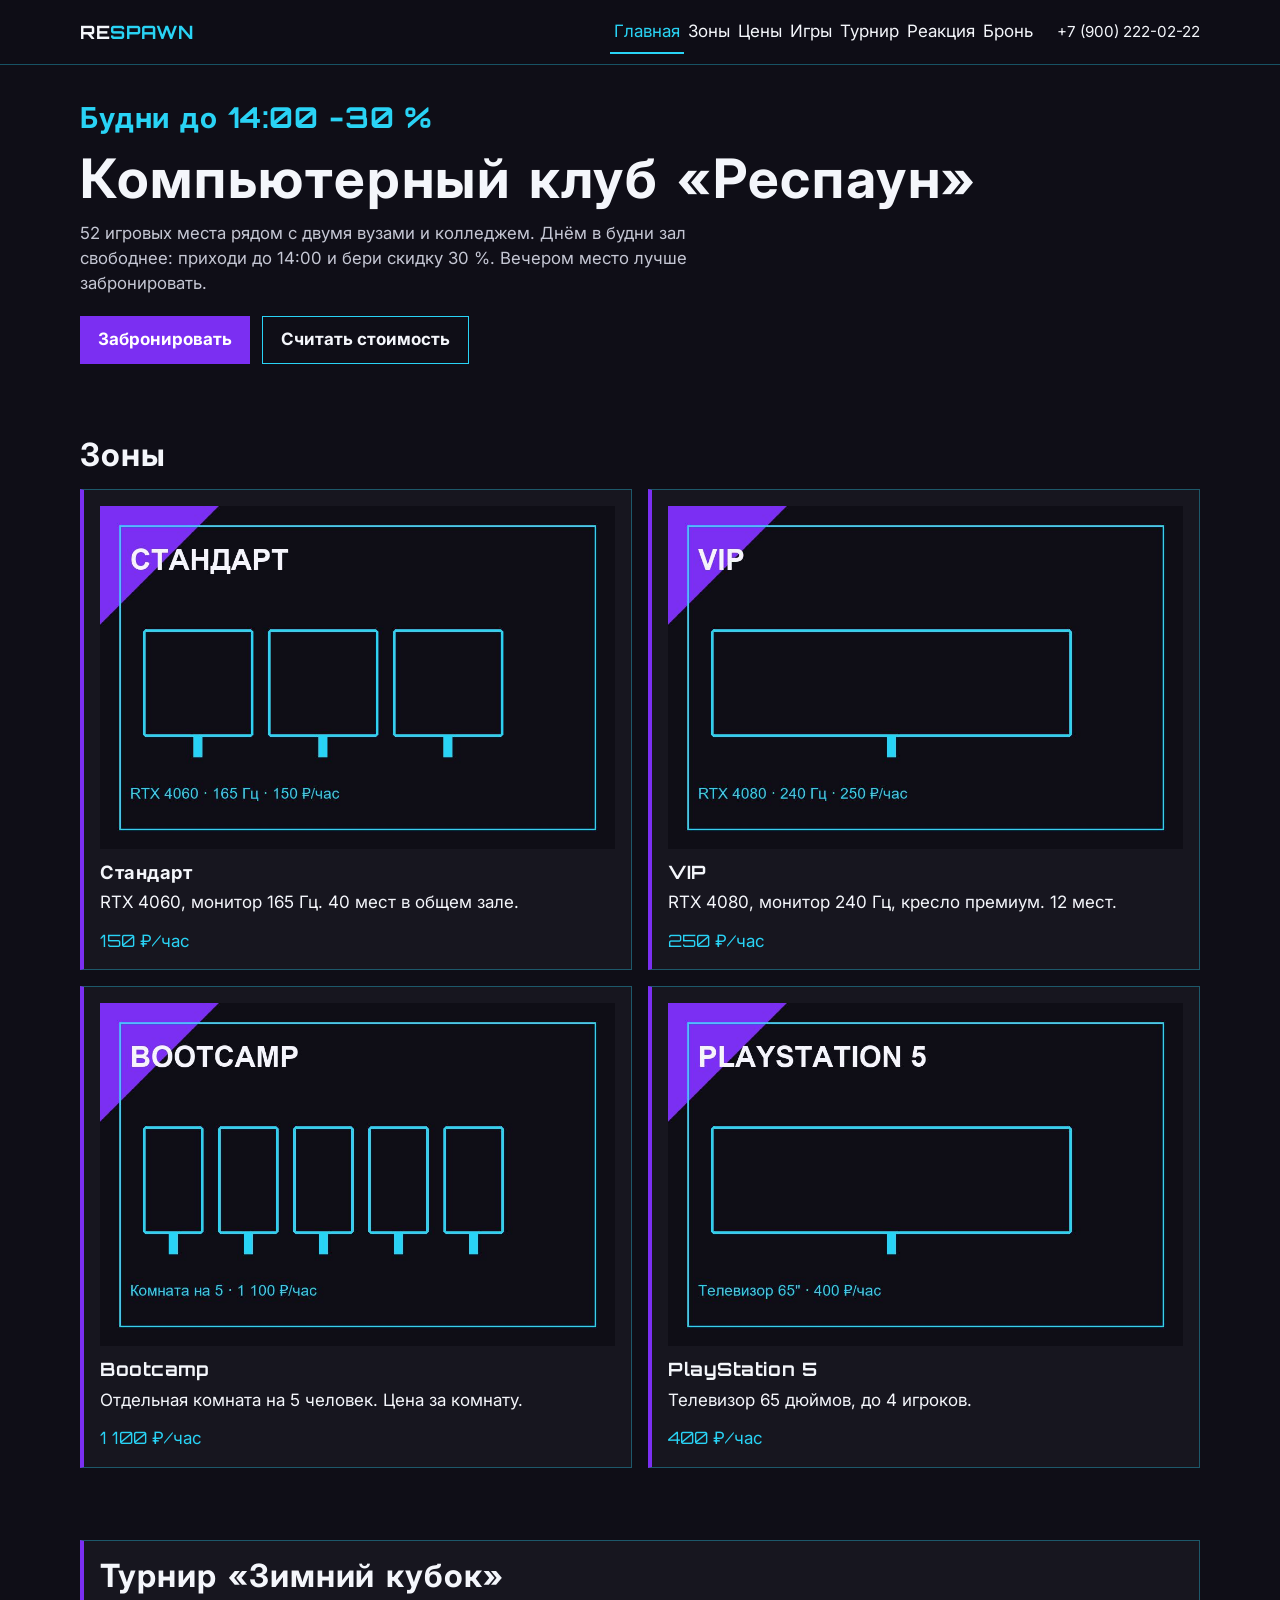
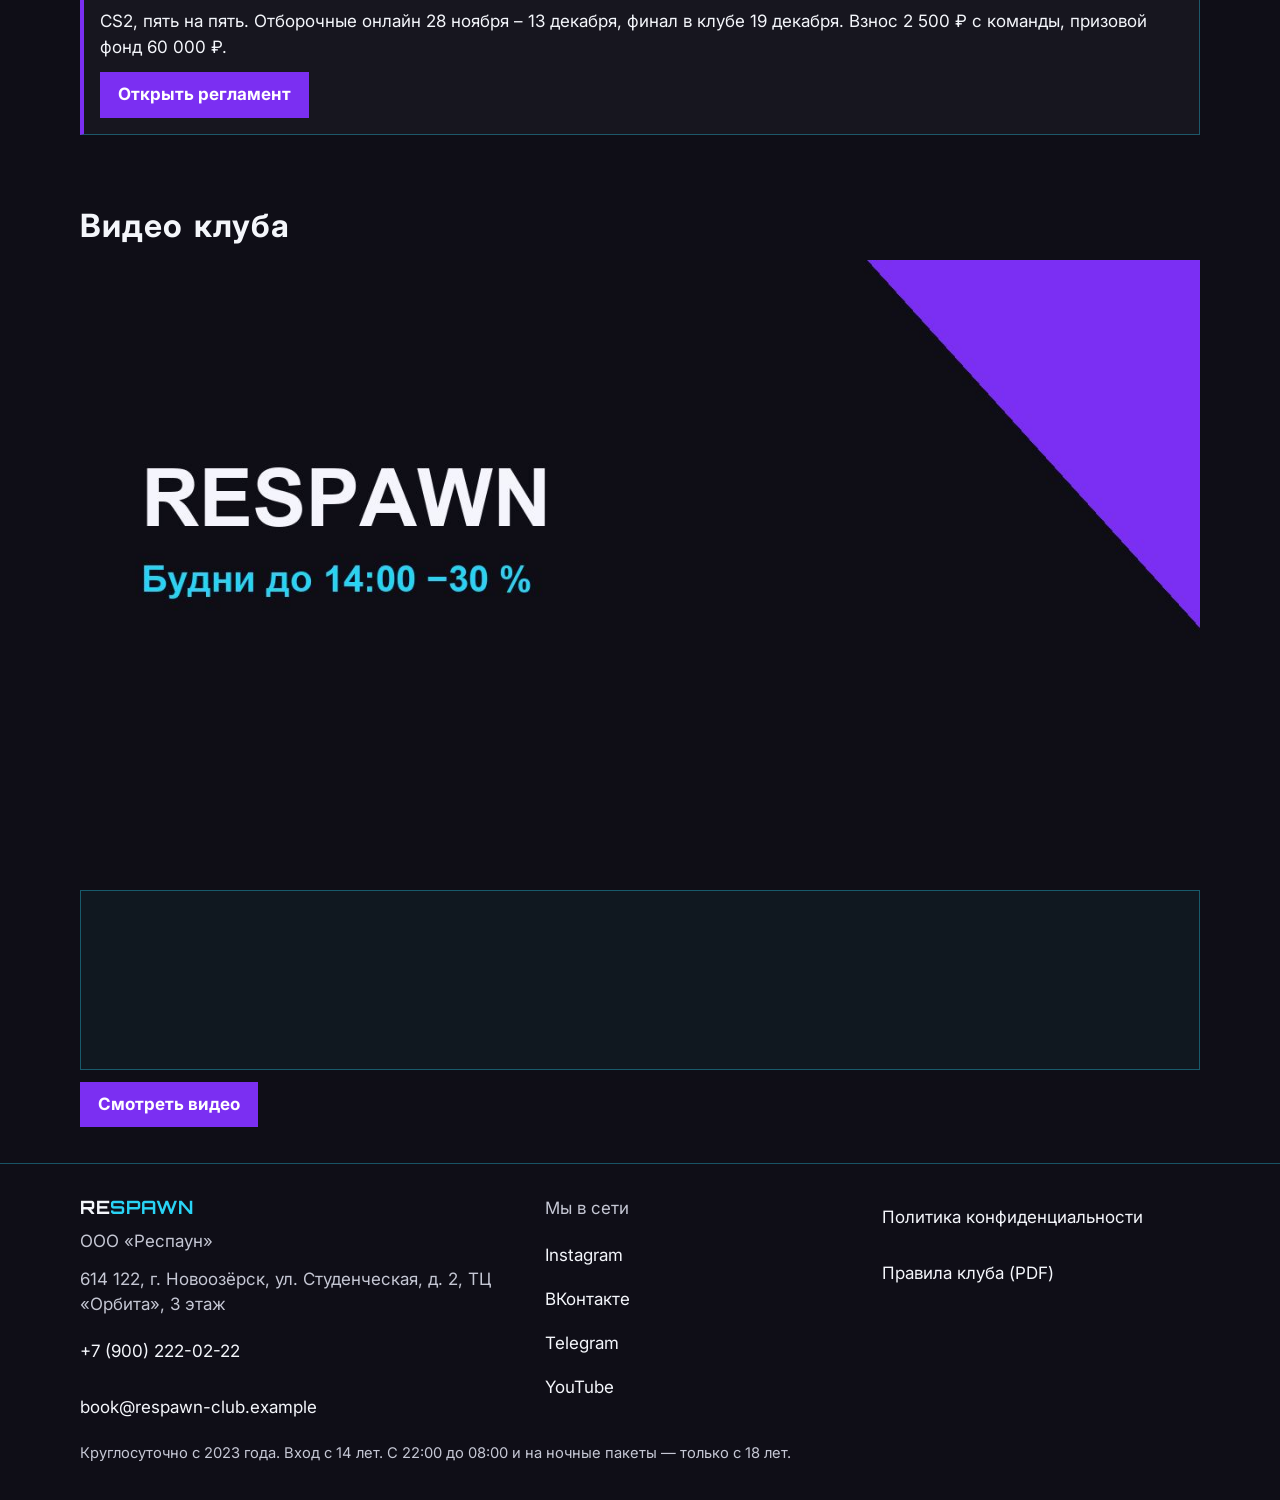
<file: index.html>
<!DOCTYPE html>
<html lang="ru">
<head>
  <meta charset="utf-8">
  <meta name="viewport" content="width=device-width, initial-scale=1">
  <title>Главная — компьютерный клуб «Респаун»</title>
  <meta name="description" content="Круглосуточный компьютерный клуб в Новоозёрске: зоны, бронь мест и турнир «Зимний кубок». В будни до 14:00 скидка 30 %.">
  <meta property="og:title" content="Главная — компьютерный клуб «Респаун»">
  <meta property="og:description" content="Круглосуточный компьютерный клуб в Новоозёрске: зоны, бронь мест и турнир «Зимний кубок». В будни до 14:00 скидка 30 %.">
  <meta property="og:image" content="https://tz-22-kompyuternyy-klub-respawn.vercel.app/img/og.jpg">
  <meta property="og:image:width" content="1200">
  <meta property="og:image:height" content="630">
  <meta property="og:type" content="website">
  <meta property="og:locale" content="ru_RU">
  <link rel="icon" href="img/favicon.png" type="image/png">
  <link rel="preconnect" href="https://fonts.googleapis.com">
  <link rel="preconnect" href="https://fonts.gstatic.com" crossorigin>
  <link href="https://fonts.googleapis.com/css2?family=Inter:wght@400;600;700&amp;family=Orbitron:wght@600;700&amp;display=swap" rel="stylesheet">
  <link rel="stylesheet" href="css/style.css">
  <script async src="https://www.googletagmanager.com/gtag/js?id=G-16J5BT8KWH"></script>
  <script>
    window.dataLayer = window.dataLayer || [];
    function gtag(){dataLayer.push(arguments);}
    gtag('js', new Date());
    gtag('config', 'G-16J5BT8KWH');
  </script>
</head>
<body>
<a class="skip" href="#main">К содержанию</a>
<header class="site-header">
  <div class="wrap header-bar">
    <a class="logo" href="index.html">RE<span>SPAWN</span></a>
    <button class="nav-toggle" type="button" aria-expanded="false" aria-controls="site-nav">Меню</button>
    <nav id="site-nav" class="site-nav" aria-label="Страницы клуба">
      <a href="index.html" aria-current="page">Главная</a>
      <a href="zones.html">Зоны</a>
      <a href="prices.html">Цены</a>
      <a href="games.html">Игры</a>
      <a href="tournament.html">Турнир</a>
      <a href="reaction.html">Реакция</a>
      <a href="contacts.html">Бронь</a>
    </nav>
    <a class="header-phone" href="tel:+79002220222" data-event="contact_click" data-contact-type="phone">+7 (900) 222-02-22</a>
  </div>
</header>
<main id="main">

<section class="hero">
  <div class="wrap">
    <p class="discount">Будни до 14:00 −30 %</p>
    <h1>Компьютерный клуб «Респаун»</h1>
    <p class="lead">52 игровых места рядом с двумя вузами и колледжем. Днём в будни зал свободнее: приходи до 14:00 и бери скидку 30 %. Вечером место лучше забронировать.</p>
    <div class="actions">
      <a class="btn" href="contacts.html?lead_type=booking" data-event="cta_click" data-button-name="hero_booking" data-page-section="hero">Забронировать</a>
      <a class="btn btn-ghost" href="prices.html">Считать стоимость</a>
    </div>
  </div>
</section>
<section class="block">
  <div class="wrap">
    <h2>Зоны</h2>
    <ul class="zone-grid">
      <li class="zone-card"><a href="zones.html#standard" data-event="zone_view" data-zone="standard"><img src="img/zone-standard.jpg" width="960" height="640" alt="Иллюстрация зоны Стандарт: монитор и системный блок"><h3>Стандарт</h3><p>RTX 4060, монитор 165 Гц. 40 мест в общем зале.</p><p class="price">150 ₽/час</p></a></li>
      <li class="zone-card"><a href="zones.html#vip" data-event="zone_view" data-zone="vip"><img src="img/zone-vip.jpg" width="960" height="640" alt="Иллюстрация зоны VIP: широкий монитор и кресло"><h3>VIP</h3><p>RTX 4080, монитор 240 Гц, кресло премиум. 12 мест.</p><p class="price">250 ₽/час</p></a></li>
      <li class="zone-card"><a href="zones.html#bootcamp" data-event="zone_view" data-zone="bootcamp"><img src="img/zone-bootcamp.jpg" width="960" height="640" alt="Иллюстрация комнаты bootcamp на пять мест"><h3>Bootcamp</h3><p>Отдельная комната на 5 человек. Цена за комнату.</p><p class="price">1 100 ₽/час</p></a></li>
      <li class="zone-card"><a href="zones.html#ps5" data-event="zone_view" data-zone="ps5"><img src="img/zone-ps5.jpg" width="960" height="640" alt="Иллюстрация зоны PlayStation 5 с большим телевизором"><h3>PlayStation 5</h3><p>Телевизор 65 дюймов, до 4 игроков.</p><p class="price">400 ₽/час</p></a></li>
    </ul>
  </div>
</section>
<section class="block">
  <div class="wrap panel">
    <h2>Турнир «Зимний кубок»</h2>
    <p>CS2, пять на пять. Отборочные онлайн 28 ноября – 13 декабря, финал в клубе 19 декабря. Взнос 2 500 ₽ с команды, призовой фонд 60 000 ₽.</p>
    <a class="btn" href="tournament.html" data-event="tournament_view" data-tournament-id="winter_cup_2026" data-button-name="tournament_open" data-page-section="tournament">Открыть регламент</a>
  </div>
</section>
<section class="block">
  <div class="wrap">
    <h2>Видео клуба</h2>
    <div class="player">
      <img src="img/video-poster.jpg" width="1280" height="720" alt="Иллюстрация общего зала компьютерного клуба Респаун">
      <div id="video-frame" class="video-frame" hidden></div>
      <button id="video-play" class="btn" type="button" data-event="video_play" data-video-title="club_tour">Смотреть видео</button>
    </div>
  </div>
</section>

</main>
<footer class="site-footer">
  <div class="wrap footer-grid">
    <div>
      <p class="logo">RE<span>SPAWN</span></p>
      <p>ООО «Респаун»</p>
      <p>614 122, г. Новоозёрск, ул. Студенческая, д. 2, ТЦ «Орбита», 3 этаж</p>
      <p><a href="tel:+79002220222" data-event="contact_click" data-contact-type="phone">+7 (900) 222-02-22</a></p>
      <p><a href="mailto:book@respawn-club.example" data-event="contact_click" data-contact-type="email">book@respawn-club.example</a></p>
    </div>
    <div>
      <p>Мы в сети</p>
      <ul class="social-list">
        <li><a href="https://instagram.com/respawn.nov2026" target="_blank" rel="noopener noreferrer" data-event="social_click" data-network="instagram" data-page-section="footer">Instagram</a></li>
        <li><a href="https://vk.com/respawn_nov2026" target="_blank" rel="noopener noreferrer" data-event="social_click" data-network="vk" data-page-section="footer">ВКонтакте</a></li>
        <li><a href="https://t.me/respawn_events" target="_blank" rel="noopener noreferrer" data-event="social_click" data-network="telegram" data-page-section="footer">Telegram</a></li>
        <li><a href="https://youtube.com/@respawn_nov2026" target="_blank" rel="noopener noreferrer" data-event="social_click" data-network="youtube" data-page-section="footer">YouTube</a></li>
      </ul>
    </div>
    <div>
      <p><a href="privacy.html">Политика конфиденциальности</a></p>
      <p><a href="files/club-rules.pdf">Правила клуба (PDF)</a></p>
    </div>
  </div>
  <div class="wrap">
    <p class="legal">Круглосуточно с 2023 года. Вход с 14 лет. С 22:00 до 08:00 и на ночные пакеты — только с 18 лет.</p>
  </div>
</footer>
<script src="js/analytics.js"></script>
<script src="js/ui.js"></script>
<script src="js/video.js"></script>
</body>
</html>
</file>
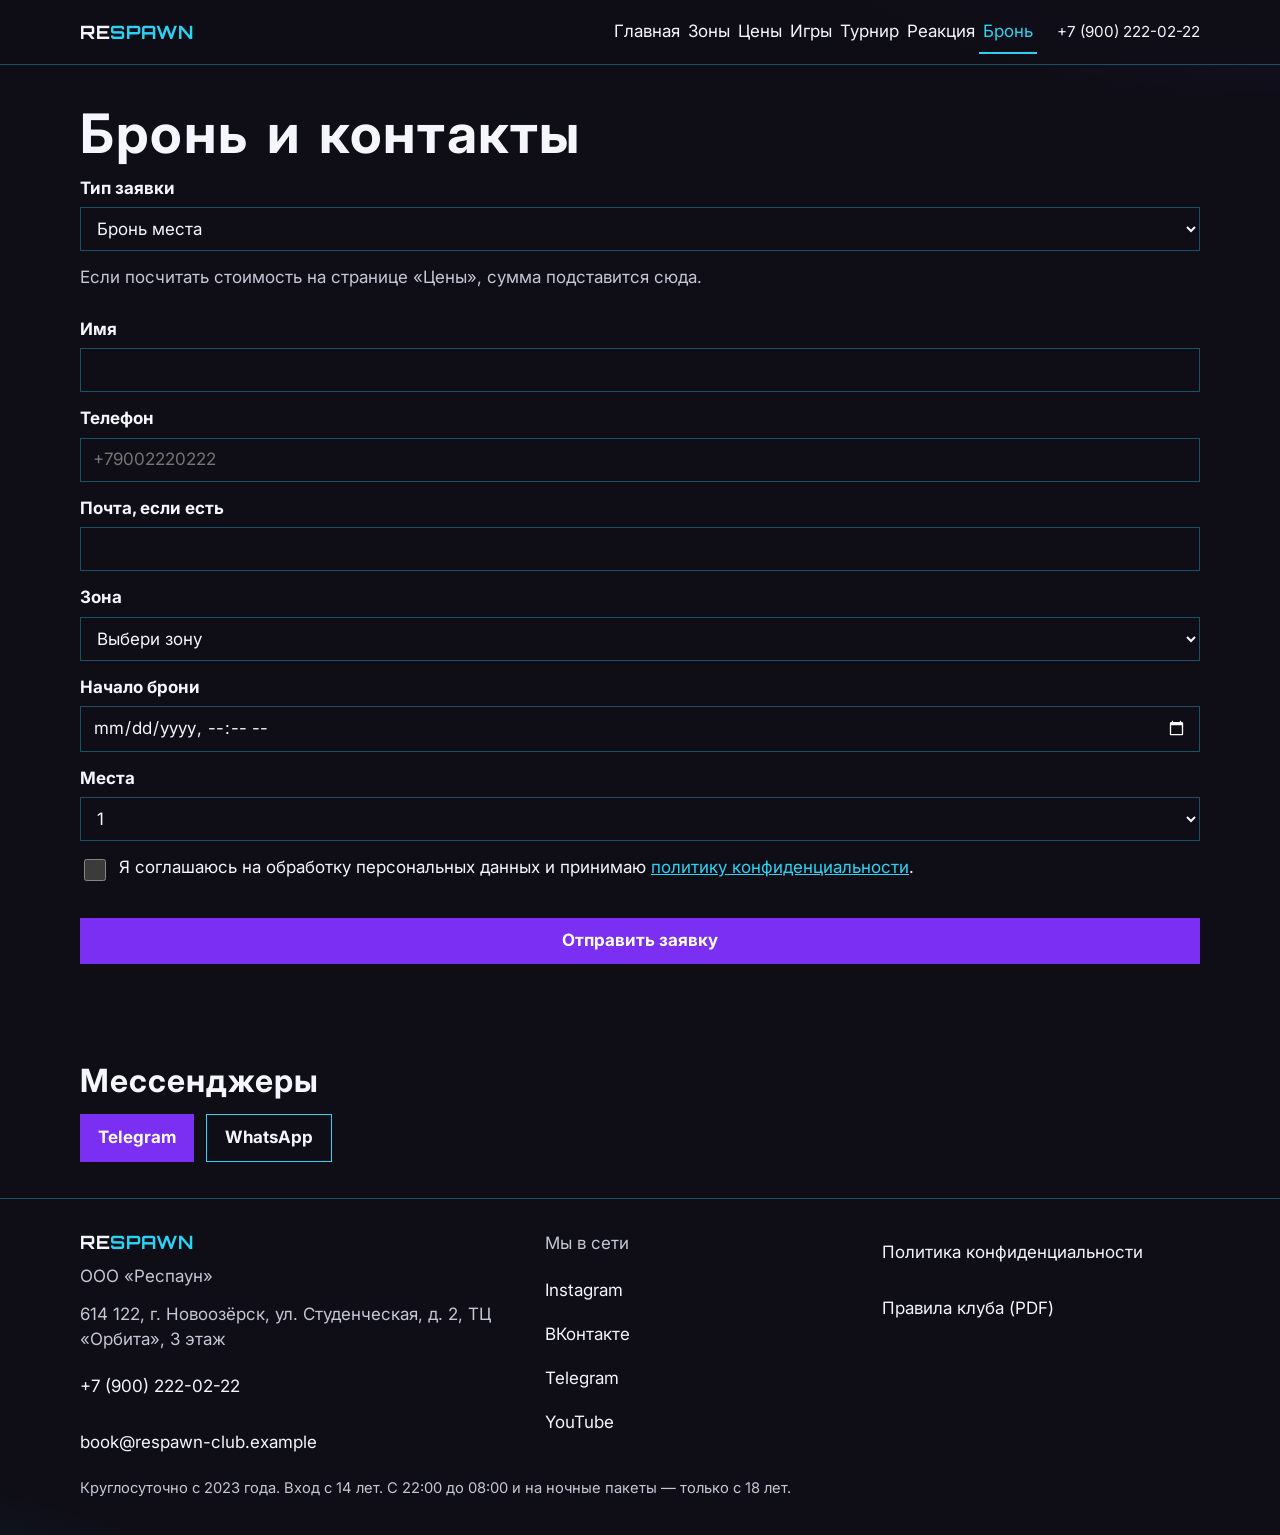
<file: contacts.html>
<!DOCTYPE html>
<html lang="ru">
<head>
  <meta charset="utf-8">
  <meta name="viewport" content="width=device-width, initial-scale=1">
  <title>Бронь и контакты — «Респаун»</title>
  <meta name="description" content="Форма брони места или регистрации команды на турнир. Телефон, Telegram и WhatsApp клуба «Респаун».">
  <meta property="og:title" content="Бронь и контакты — «Респаун»">
  <meta property="og:description" content="Форма брони места или регистрации команды на турнир. Телефон, Telegram и WhatsApp клуба «Респаун».">
  <meta property="og:image" content="https://tz-22-kompyuternyy-klub-respawn.vercel.app/img/og.jpg">
  <meta property="og:image:width" content="1200">
  <meta property="og:image:height" content="630">
  <meta property="og:type" content="website">
  <meta property="og:locale" content="ru_RU">
  <link rel="icon" href="img/favicon.png" type="image/png">
  <link rel="preconnect" href="https://fonts.googleapis.com">
  <link rel="preconnect" href="https://fonts.gstatic.com" crossorigin>
  <link href="https://fonts.googleapis.com/css2?family=Inter:wght@400;600;700&amp;family=Orbitron:wght@600;700&amp;display=swap" rel="stylesheet">
  <link rel="stylesheet" href="css/style.css">
  <script async src="https://www.googletagmanager.com/gtag/js?id=G-16J5BT8KWH"></script>
  <script>
    window.dataLayer = window.dataLayer || [];
    function gtag(){dataLayer.push(arguments);}
    gtag('js', new Date());
    gtag('config', 'G-16J5BT8KWH');
  </script>
</head>
<body>
<a class="skip" href="#main">К содержанию</a>
<header class="site-header">
  <div class="wrap header-bar">
    <a class="logo" href="index.html">RE<span>SPAWN</span></a>
    <button class="nav-toggle" type="button" aria-expanded="false" aria-controls="site-nav">Меню</button>
    <nav id="site-nav" class="site-nav" aria-label="Страницы клуба">
      <a href="index.html">Главная</a>
      <a href="zones.html">Зоны</a>
      <a href="prices.html">Цены</a>
      <a href="games.html">Игры</a>
      <a href="tournament.html">Турнир</a>
      <a href="reaction.html">Реакция</a>
      <a href="contacts.html" aria-current="page">Бронь</a>
    </nav>
    <a class="header-phone" href="tel:+79002220222" data-event="contact_click" data-contact-type="phone">+7 (900) 222-02-22</a>
  </div>
</header>
<main id="main">

<section class="block">
  <div class="wrap">
    <h1>Бронь и контакты</h1>
    <form id="lead-form" action="#" method="post" novalidate>
      <div class="form-grid">
        <div>
          <label for="lead_type">Тип заявки</label>
          <select id="lead_type" name="lead_type">
            <option value="booking">Бронь места</option>
            <option value="tournament">Регистрация команды</option>
          </select>
          <span id="error-lead_type" class="field-error"></span>
        </div>
        <p id="quote-summary" class="hint">Если посчитать стоимость на странице «Цены», сумма подставится сюда.</p>
        <div>
          <label for="name">Имя</label>
          <input id="name" name="name" type="text" autocomplete="name" minlength="2" maxlength="60">
          <span id="error-name" class="field-error"></span>
        </div>
        <div>
          <label for="phone">Телефон</label>
          <input id="phone" name="phone" type="tel" inputmode="tel" autocomplete="tel" placeholder="+79002220222" maxlength="20">
          <span id="error-phone" class="field-error"></span>
        </div>
        <div>
          <label for="email">Почта, если есть</label>
          <input id="email" name="email" type="email" autocomplete="email" maxlength="200">
          <span id="error-email" class="field-error"></span>
        </div>
        <div>
          <label for="zone">Зона</label>
          <select id="zone" name="zone">
            <option value="">Выбери зону</option>
            <option value="standard">Стандарт</option>
            <option value="vip">VIP</option>
            <option value="bootcamp">Bootcamp</option>
            <option value="ps5">PlayStation 5</option>
          </select>
          <span id="error-zone" class="field-error"></span>
        </div>
        <div id="slot-wrap">
          <label for="slot">Начало брони</label>
          <input id="slot" name="slot" type="datetime-local">
          <span id="error-slot" class="field-error"></span>
        </div>
        <div id="seats-wrap">
          <label for="seats">Места</label>
          <select id="seats" name="seats">
            <option value="1">1</option>
            <option value="2">2</option>
            <option value="3">3</option>
            <option value="4">4</option>
            <option value="5">5</option>
          </select>
          <span id="error-seats" class="field-error"></span>
        </div>
        <label class="consent" for="consent">
          <input id="consent" name="consent" type="checkbox">
          <span>Я соглашаюсь на обработку персональных данных и принимаю <a href="privacy.html" target="_blank" rel="noopener noreferrer">политику конфиденциальности</a>.</span>
        </label>
        <span id="error-consent" class="field-error"></span>
        <input id="request_id" name="request_id" type="hidden">
        <button id="submit-lead" class="btn" type="submit">Отправить заявку</button>
        <p id="form-status" role="status"></p>
      </div>
    </form>
  </div>
</section>
<section class="block">
  <div class="wrap">
    <h2>Мессенджеры</h2>
    <div class="messengers">
      <a class="btn" href="https://t.me/respawn_events" target="_blank" rel="noopener noreferrer" data-event="messenger_click" data-messenger="telegram">Telegram</a>
      <a class="btn btn-ghost" href="https://wa.me/79002220222" target="_blank" rel="noopener noreferrer" data-event="messenger_click" data-messenger="whatsapp">WhatsApp</a>
    </div>
  </div>
</section>

</main>
<footer class="site-footer">
  <div class="wrap footer-grid">
    <div>
      <p class="logo">RE<span>SPAWN</span></p>
      <p>ООО «Респаун»</p>
      <p>614 122, г. Новоозёрск, ул. Студенческая, д. 2, ТЦ «Орбита», 3 этаж</p>
      <p><a href="tel:+79002220222" data-event="contact_click" data-contact-type="phone">+7 (900) 222-02-22</a></p>
      <p><a href="mailto:book@respawn-club.example" data-event="contact_click" data-contact-type="email">book@respawn-club.example</a></p>
    </div>
    <div>
      <p>Мы в сети</p>
      <ul class="social-list">
        <li><a href="https://instagram.com/respawn.nov2026" target="_blank" rel="noopener noreferrer" data-event="social_click" data-network="instagram" data-page-section="footer">Instagram</a></li>
        <li><a href="https://vk.com/respawn_nov2026" target="_blank" rel="noopener noreferrer" data-event="social_click" data-network="vk" data-page-section="footer">ВКонтакте</a></li>
        <li><a href="https://t.me/respawn_events" target="_blank" rel="noopener noreferrer" data-event="social_click" data-network="telegram" data-page-section="footer">Telegram</a></li>
        <li><a href="https://youtube.com/@respawn_nov2026" target="_blank" rel="noopener noreferrer" data-event="social_click" data-network="youtube" data-page-section="footer">YouTube</a></li>
      </ul>
    </div>
    <div>
      <p><a href="privacy.html">Политика конфиденциальности</a></p>
      <p><a href="files/club-rules.pdf">Правила клуба (PDF)</a></p>
    </div>
  </div>
  <div class="wrap">
    <p class="legal">Круглосуточно с 2023 года. Вход с 14 лет. С 22:00 до 08:00 и на ночные пакеты — только с 18 лет.</p>
  </div>
</footer>
<script src="js/analytics.js"></script>
<script src="js/ui.js"></script>
<script src="js/config.js"></script>
<script src="js/pricing.js"></script>
<script src="js/form.js"></script>
</body>
</html>
</file>
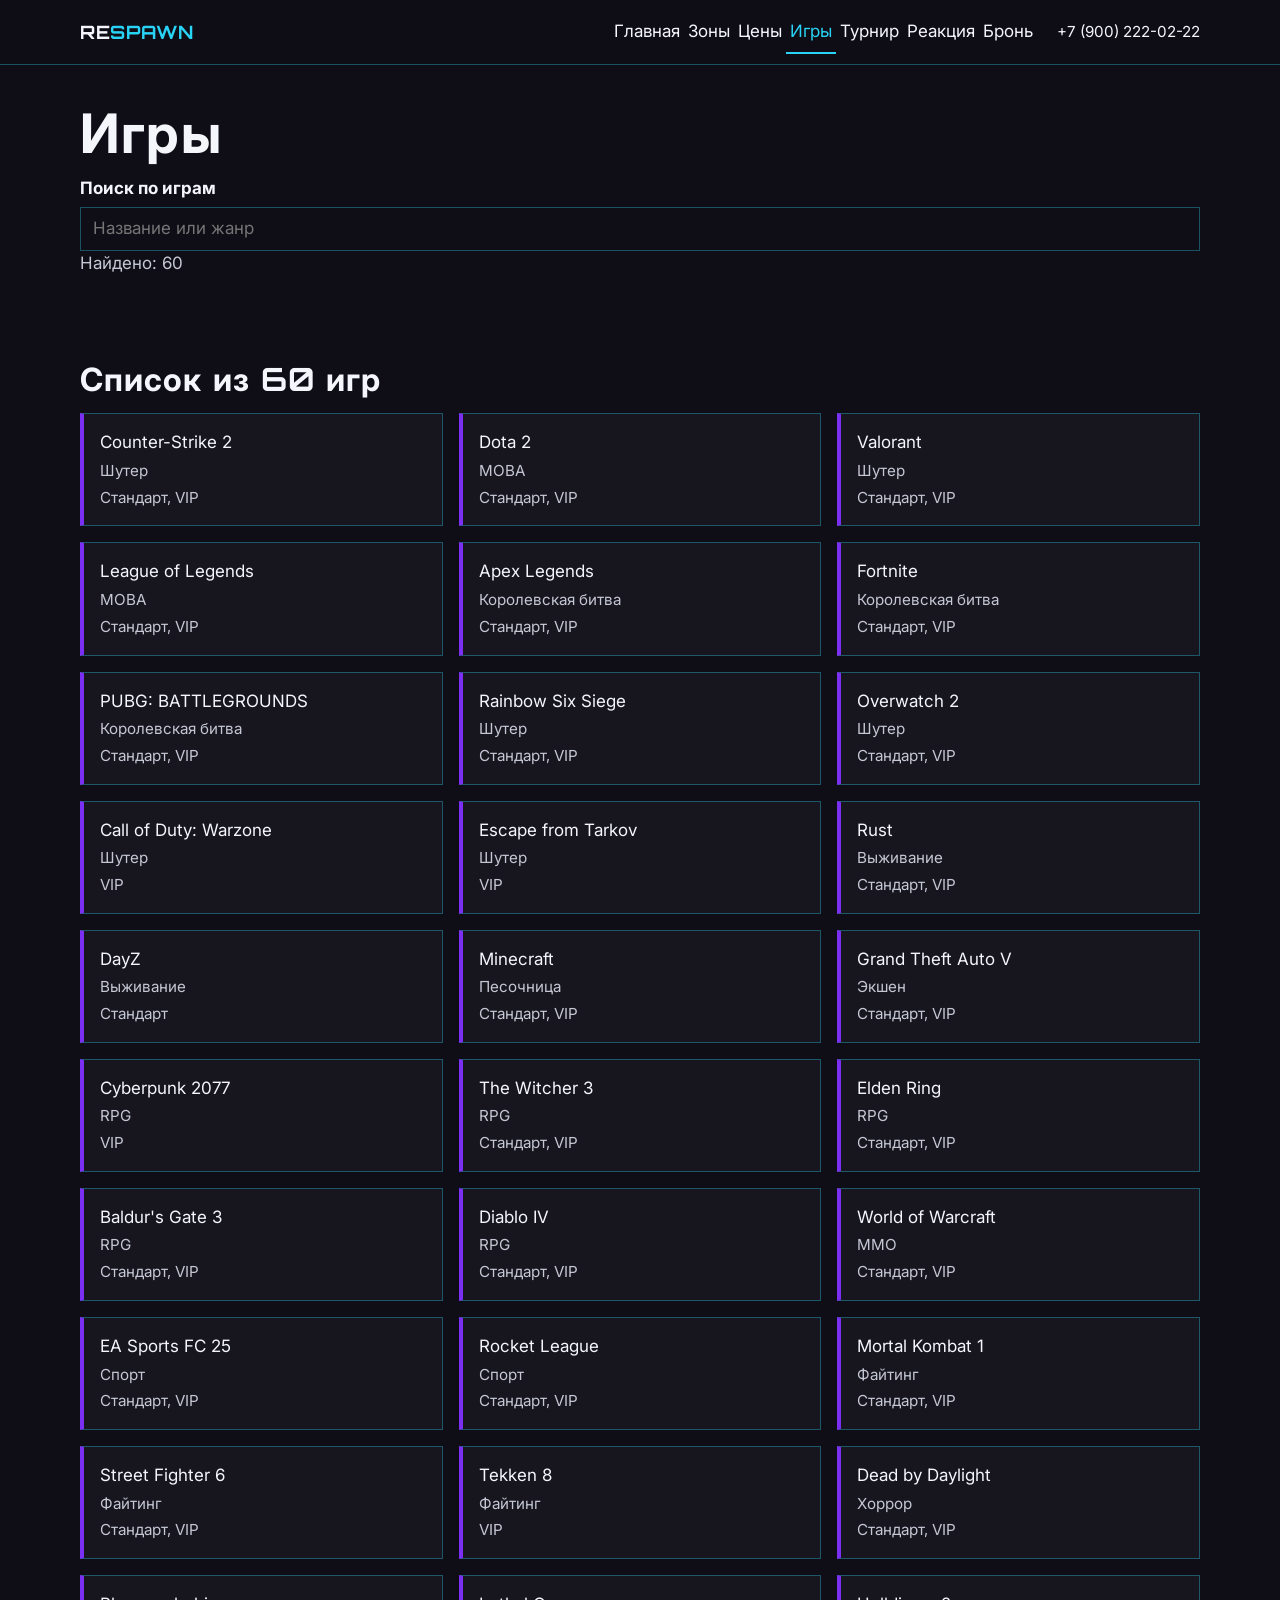
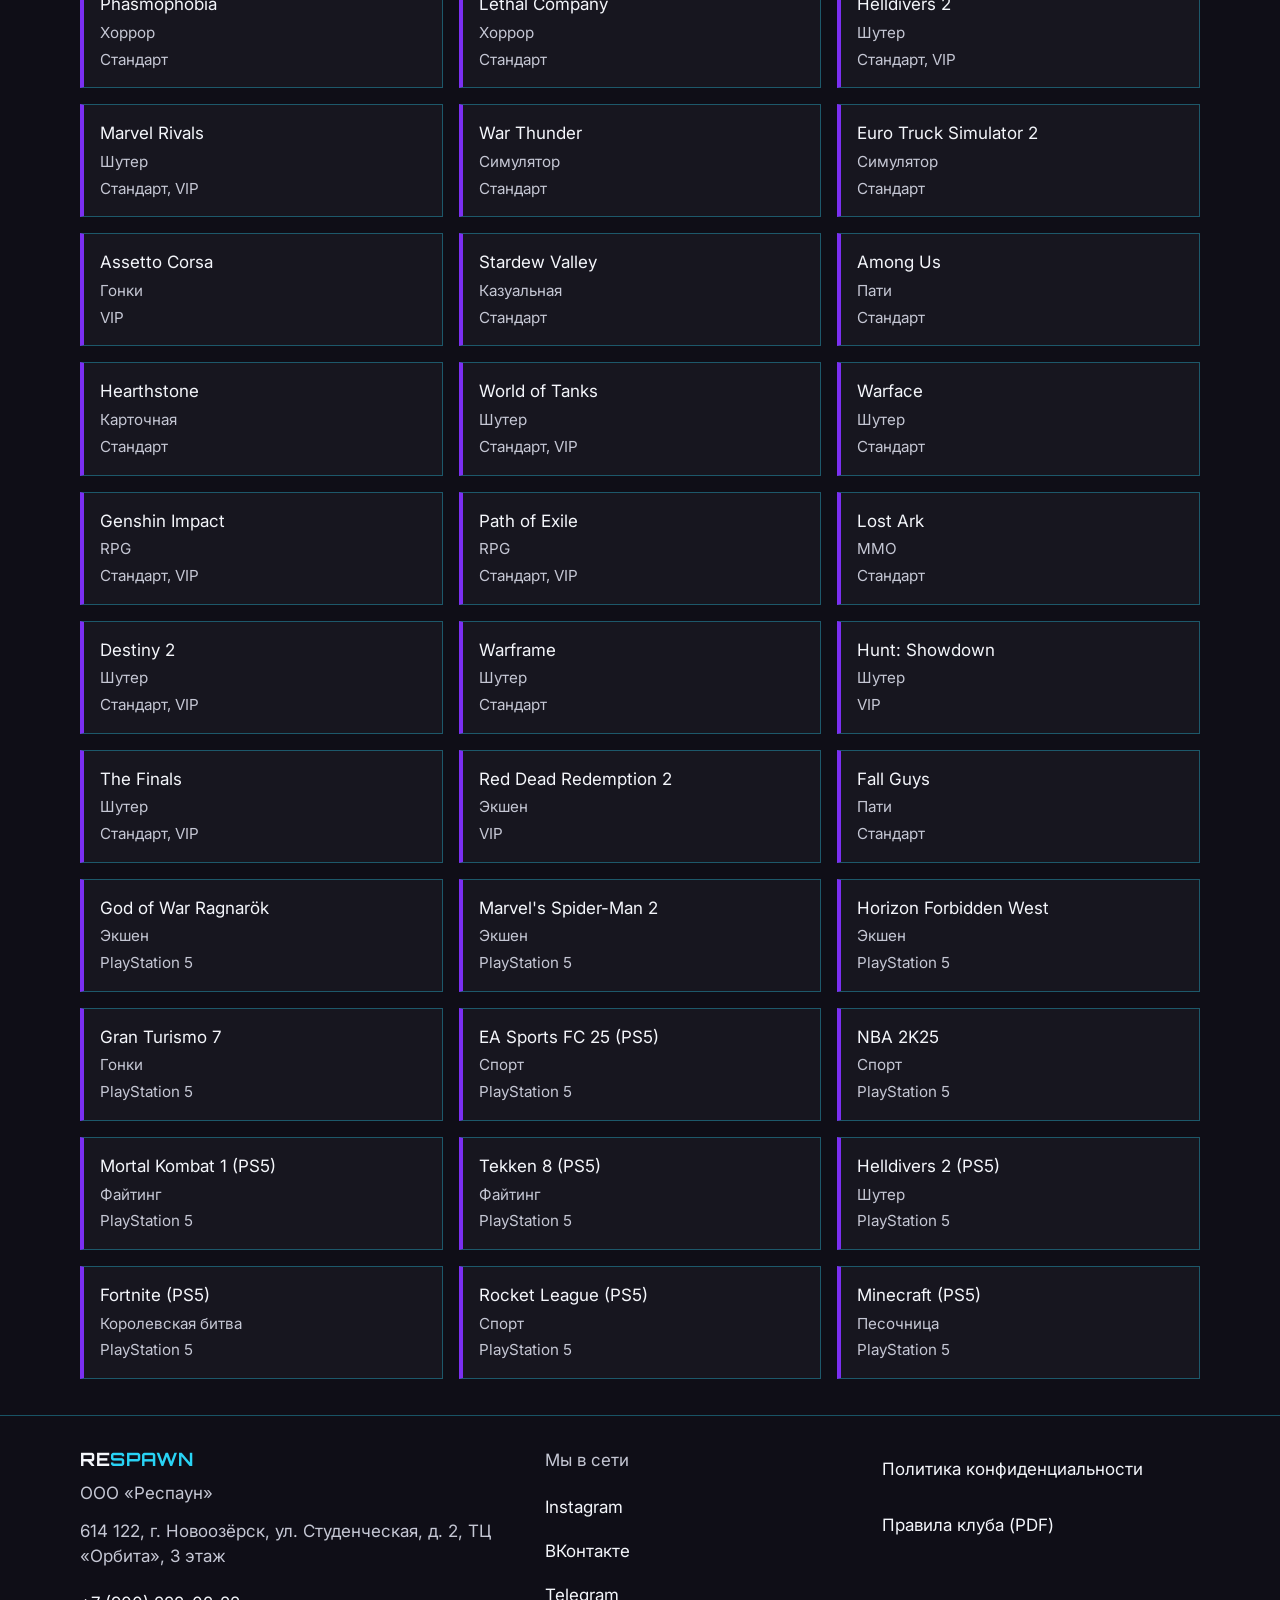
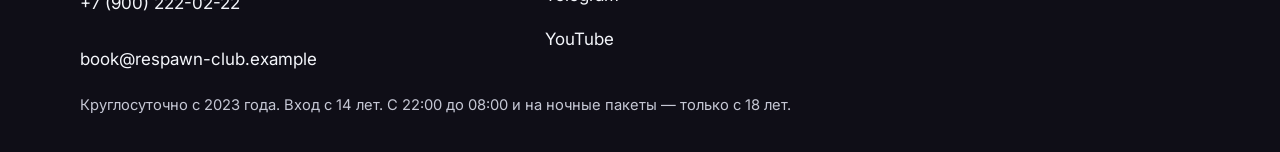
<file: games.html>
<!DOCTYPE html>
<html lang="ru">
<head>
  <meta charset="utf-8">
  <meta name="viewport" content="width=device-width, initial-scale=1">
  <title>Игры — компьютерный клуб «Респаун»</title>
  <meta name="description" content="Шестьдесят игр на ПК и PlayStation 5 в клубе «Респаун». Поиск по названию и жанру.">
  <meta property="og:title" content="Игры — компьютерный клуб «Респаун»">
  <meta property="og:description" content="Шестьдесят игр на ПК и PlayStation 5 в клубе «Респаун». Поиск по названию и жанру.">
  <meta property="og:image" content="https://tz-22-kompyuternyy-klub-respawn.vercel.app/img/og.jpg">
  <meta property="og:image:width" content="1200">
  <meta property="og:image:height" content="630">
  <meta property="og:type" content="website">
  <meta property="og:locale" content="ru_RU">
  <link rel="icon" href="img/favicon.png" type="image/png">
  <link rel="preconnect" href="https://fonts.googleapis.com">
  <link rel="preconnect" href="https://fonts.gstatic.com" crossorigin>
  <link href="https://fonts.googleapis.com/css2?family=Inter:wght@400;600;700&amp;family=Orbitron:wght@600;700&amp;display=swap" rel="stylesheet">
  <link rel="stylesheet" href="css/style.css">
  <script async src="https://www.googletagmanager.com/gtag/js?id=G-16J5BT8KWH"></script>
  <script>
    window.dataLayer = window.dataLayer || [];
    function gtag(){dataLayer.push(arguments);}
    gtag('js', new Date());
    gtag('config', 'G-16J5BT8KWH');
  </script>
</head>
<body>
<a class="skip" href="#main">К содержанию</a>
<header class="site-header">
  <div class="wrap header-bar">
    <a class="logo" href="index.html">RE<span>SPAWN</span></a>
    <button class="nav-toggle" type="button" aria-expanded="false" aria-controls="site-nav">Меню</button>
    <nav id="site-nav" class="site-nav" aria-label="Страницы клуба">
      <a href="index.html">Главная</a>
      <a href="zones.html">Зоны</a>
      <a href="prices.html">Цены</a>
      <a href="games.html" aria-current="page">Игры</a>
      <a href="tournament.html">Турнир</a>
      <a href="reaction.html">Реакция</a>
      <a href="contacts.html">Бронь</a>
    </nav>
    <a class="header-phone" href="tel:+79002220222" data-event="contact_click" data-contact-type="phone">+7 (900) 222-02-22</a>
  </div>
</header>
<main id="main">

<section class="block">
  <div class="wrap">
    <h1>Игры</h1>
    <label for="game-search">Поиск по играм</label>
    <input id="game-search" type="search" maxlength="100" placeholder="Название или жанр">
    <p id="game-count" class="hint" aria-live="polite">Найдено: 60</p>
  </div>
</section>
<section class="block">
  <div class="wrap">
    <h2>Список из 60 игр</h2>
    <ul id="game-list" class="game-list">
<li class="game" data-search="Counter-Strike 2 Шутер Стандарт, VIP"><span class="game-name">Counter-Strike 2</span><span class="meta">Шутер</span><span class="meta">Стандарт, VIP</span></li>
<li class="game" data-search="Dota 2 MOBA Стандарт, VIP"><span class="game-name">Dota 2</span><span class="meta">MOBA</span><span class="meta">Стандарт, VIP</span></li>
<li class="game" data-search="Valorant Шутер Стандарт, VIP"><span class="game-name">Valorant</span><span class="meta">Шутер</span><span class="meta">Стандарт, VIP</span></li>
<li class="game" data-search="League of Legends MOBA Стандарт, VIP"><span class="game-name">League of Legends</span><span class="meta">MOBA</span><span class="meta">Стандарт, VIP</span></li>
<li class="game" data-search="Apex Legends Королевская битва Стандарт, VIP"><span class="game-name">Apex Legends</span><span class="meta">Королевская битва</span><span class="meta">Стандарт, VIP</span></li>
<li class="game" data-search="Fortnite Королевская битва Стандарт, VIP"><span class="game-name">Fortnite</span><span class="meta">Королевская битва</span><span class="meta">Стандарт, VIP</span></li>
<li class="game" data-search="PUBG: BATTLEGROUNDS Королевская битва Стандарт, VIP"><span class="game-name">PUBG: BATTLEGROUNDS</span><span class="meta">Королевская битва</span><span class="meta">Стандарт, VIP</span></li>
<li class="game" data-search="Rainbow Six Siege Шутер Стандарт, VIP"><span class="game-name">Rainbow Six Siege</span><span class="meta">Шутер</span><span class="meta">Стандарт, VIP</span></li>
<li class="game" data-search="Overwatch 2 Шутер Стандарт, VIP"><span class="game-name">Overwatch 2</span><span class="meta">Шутер</span><span class="meta">Стандарт, VIP</span></li>
<li class="game" data-search="Call of Duty: Warzone Шутер VIP"><span class="game-name">Call of Duty: Warzone</span><span class="meta">Шутер</span><span class="meta">VIP</span></li>
<li class="game" data-search="Escape from Tarkov Шутер VIP"><span class="game-name">Escape from Tarkov</span><span class="meta">Шутер</span><span class="meta">VIP</span></li>
<li class="game" data-search="Rust Выживание Стандарт, VIP"><span class="game-name">Rust</span><span class="meta">Выживание</span><span class="meta">Стандарт, VIP</span></li>
<li class="game" data-search="DayZ Выживание Стандарт"><span class="game-name">DayZ</span><span class="meta">Выживание</span><span class="meta">Стандарт</span></li>
<li class="game" data-search="Minecraft Песочница Стандарт, VIP"><span class="game-name">Minecraft</span><span class="meta">Песочница</span><span class="meta">Стандарт, VIP</span></li>
<li class="game" data-search="Grand Theft Auto V Экшен Стандарт, VIP"><span class="game-name">Grand Theft Auto V</span><span class="meta">Экшен</span><span class="meta">Стандарт, VIP</span></li>
<li class="game" data-search="Cyberpunk 2077 RPG VIP"><span class="game-name">Cyberpunk 2077</span><span class="meta">RPG</span><span class="meta">VIP</span></li>
<li class="game" data-search="The Witcher 3 RPG Стандарт, VIP"><span class="game-name">The Witcher 3</span><span class="meta">RPG</span><span class="meta">Стандарт, VIP</span></li>
<li class="game" data-search="Elden Ring RPG Стандарт, VIP"><span class="game-name">Elden Ring</span><span class="meta">RPG</span><span class="meta">Стандарт, VIP</span></li>
<li class="game" data-search="Baldur's Gate 3 RPG Стандарт, VIP"><span class="game-name">Baldur's Gate 3</span><span class="meta">RPG</span><span class="meta">Стандарт, VIP</span></li>
<li class="game" data-search="Diablo IV RPG Стандарт, VIP"><span class="game-name">Diablo IV</span><span class="meta">RPG</span><span class="meta">Стандарт, VIP</span></li>
<li class="game" data-search="World of Warcraft MMO Стандарт, VIP"><span class="game-name">World of Warcraft</span><span class="meta">MMO</span><span class="meta">Стандарт, VIP</span></li>
<li class="game" data-search="EA Sports FC 25 Спорт Стандарт, VIP"><span class="game-name">EA Sports FC 25</span><span class="meta">Спорт</span><span class="meta">Стандарт, VIP</span></li>
<li class="game" data-search="Rocket League Спорт Стандарт, VIP"><span class="game-name">Rocket League</span><span class="meta">Спорт</span><span class="meta">Стандарт, VIP</span></li>
<li class="game" data-search="Mortal Kombat 1 Файтинг Стандарт, VIP"><span class="game-name">Mortal Kombat 1</span><span class="meta">Файтинг</span><span class="meta">Стандарт, VIP</span></li>
<li class="game" data-search="Street Fighter 6 Файтинг Стандарт, VIP"><span class="game-name">Street Fighter 6</span><span class="meta">Файтинг</span><span class="meta">Стандарт, VIP</span></li>
<li class="game" data-search="Tekken 8 Файтинг VIP"><span class="game-name">Tekken 8</span><span class="meta">Файтинг</span><span class="meta">VIP</span></li>
<li class="game" data-search="Dead by Daylight Хоррор Стандарт, VIP"><span class="game-name">Dead by Daylight</span><span class="meta">Хоррор</span><span class="meta">Стандарт, VIP</span></li>
<li class="game" data-search="Phasmophobia Хоррор Стандарт"><span class="game-name">Phasmophobia</span><span class="meta">Хоррор</span><span class="meta">Стандарт</span></li>
<li class="game" data-search="Lethal Company Хоррор Стандарт"><span class="game-name">Lethal Company</span><span class="meta">Хоррор</span><span class="meta">Стандарт</span></li>
<li class="game" data-search="Helldivers 2 Шутер Стандарт, VIP"><span class="game-name">Helldivers 2</span><span class="meta">Шутер</span><span class="meta">Стандарт, VIP</span></li>
<li class="game" data-search="Marvel Rivals Шутер Стандарт, VIP"><span class="game-name">Marvel Rivals</span><span class="meta">Шутер</span><span class="meta">Стандарт, VIP</span></li>
<li class="game" data-search="War Thunder Симулятор Стандарт"><span class="game-name">War Thunder</span><span class="meta">Симулятор</span><span class="meta">Стандарт</span></li>
<li class="game" data-search="Euro Truck Simulator 2 Симулятор Стандарт"><span class="game-name">Euro Truck Simulator 2</span><span class="meta">Симулятор</span><span class="meta">Стандарт</span></li>
<li class="game" data-search="Assetto Corsa Гонки VIP"><span class="game-name">Assetto Corsa</span><span class="meta">Гонки</span><span class="meta">VIP</span></li>
<li class="game" data-search="Stardew Valley Казуальная Стандарт"><span class="game-name">Stardew Valley</span><span class="meta">Казуальная</span><span class="meta">Стандарт</span></li>
<li class="game" data-search="Among Us Пати Стандарт"><span class="game-name">Among Us</span><span class="meta">Пати</span><span class="meta">Стандарт</span></li>
<li class="game" data-search="Hearthstone Карточная Стандарт"><span class="game-name">Hearthstone</span><span class="meta">Карточная</span><span class="meta">Стандарт</span></li>
<li class="game" data-search="World of Tanks Шутер Стандарт, VIP"><span class="game-name">World of Tanks</span><span class="meta">Шутер</span><span class="meta">Стандарт, VIP</span></li>
<li class="game" data-search="Warface Шутер Стандарт"><span class="game-name">Warface</span><span class="meta">Шутер</span><span class="meta">Стандарт</span></li>
<li class="game" data-search="Genshin Impact RPG Стандарт, VIP"><span class="game-name">Genshin Impact</span><span class="meta">RPG</span><span class="meta">Стандарт, VIP</span></li>
<li class="game" data-search="Path of Exile RPG Стандарт, VIP"><span class="game-name">Path of Exile</span><span class="meta">RPG</span><span class="meta">Стандарт, VIP</span></li>
<li class="game" data-search="Lost Ark MMO Стандарт"><span class="game-name">Lost Ark</span><span class="meta">MMO</span><span class="meta">Стандарт</span></li>
<li class="game" data-search="Destiny 2 Шутер Стандарт, VIP"><span class="game-name">Destiny 2</span><span class="meta">Шутер</span><span class="meta">Стандарт, VIP</span></li>
<li class="game" data-search="Warframe Шутер Стандарт"><span class="game-name">Warframe</span><span class="meta">Шутер</span><span class="meta">Стандарт</span></li>
<li class="game" data-search="Hunt: Showdown Шутер VIP"><span class="game-name">Hunt: Showdown</span><span class="meta">Шутер</span><span class="meta">VIP</span></li>
<li class="game" data-search="The Finals Шутер Стандарт, VIP"><span class="game-name">The Finals</span><span class="meta">Шутер</span><span class="meta">Стандарт, VIP</span></li>
<li class="game" data-search="Red Dead Redemption 2 Экшен VIP"><span class="game-name">Red Dead Redemption 2</span><span class="meta">Экшен</span><span class="meta">VIP</span></li>
<li class="game" data-search="Fall Guys Пати Стандарт"><span class="game-name">Fall Guys</span><span class="meta">Пати</span><span class="meta">Стандарт</span></li>
<li class="game" data-search="God of War Ragnarök Экшен PlayStation 5"><span class="game-name">God of War Ragnarök</span><span class="meta">Экшен</span><span class="meta">PlayStation 5</span></li>
<li class="game" data-search="Marvel's Spider-Man 2 Экшен PlayStation 5"><span class="game-name">Marvel's Spider-Man 2</span><span class="meta">Экшен</span><span class="meta">PlayStation 5</span></li>
<li class="game" data-search="Horizon Forbidden West Экшен PlayStation 5"><span class="game-name">Horizon Forbidden West</span><span class="meta">Экшен</span><span class="meta">PlayStation 5</span></li>
<li class="game" data-search="Gran Turismo 7 Гонки PlayStation 5"><span class="game-name">Gran Turismo 7</span><span class="meta">Гонки</span><span class="meta">PlayStation 5</span></li>
<li class="game" data-search="EA Sports FC 25 (PS5) Спорт PlayStation 5"><span class="game-name">EA Sports FC 25 (PS5)</span><span class="meta">Спорт</span><span class="meta">PlayStation 5</span></li>
<li class="game" data-search="NBA 2K25 Спорт PlayStation 5"><span class="game-name">NBA 2K25</span><span class="meta">Спорт</span><span class="meta">PlayStation 5</span></li>
<li class="game" data-search="Mortal Kombat 1 (PS5) Файтинг PlayStation 5"><span class="game-name">Mortal Kombat 1 (PS5)</span><span class="meta">Файтинг</span><span class="meta">PlayStation 5</span></li>
<li class="game" data-search="Tekken 8 (PS5) Файтинг PlayStation 5"><span class="game-name">Tekken 8 (PS5)</span><span class="meta">Файтинг</span><span class="meta">PlayStation 5</span></li>
<li class="game" data-search="Helldivers 2 (PS5) Шутер PlayStation 5"><span class="game-name">Helldivers 2 (PS5)</span><span class="meta">Шутер</span><span class="meta">PlayStation 5</span></li>
<li class="game" data-search="Fortnite (PS5) Королевская битва PlayStation 5"><span class="game-name">Fortnite (PS5)</span><span class="meta">Королевская битва</span><span class="meta">PlayStation 5</span></li>
<li class="game" data-search="Rocket League (PS5) Спорт PlayStation 5"><span class="game-name">Rocket League (PS5)</span><span class="meta">Спорт</span><span class="meta">PlayStation 5</span></li>
<li class="game" data-search="Minecraft (PS5) Песочница PlayStation 5"><span class="game-name">Minecraft (PS5)</span><span class="meta">Песочница</span><span class="meta">PlayStation 5</span></li>
    </ul>
  </div>
</section>

</main>
<footer class="site-footer">
  <div class="wrap footer-grid">
    <div>
      <p class="logo">RE<span>SPAWN</span></p>
      <p>ООО «Респаун»</p>
      <p>614 122, г. Новоозёрск, ул. Студенческая, д. 2, ТЦ «Орбита», 3 этаж</p>
      <p><a href="tel:+79002220222" data-event="contact_click" data-contact-type="phone">+7 (900) 222-02-22</a></p>
      <p><a href="mailto:book@respawn-club.example" data-event="contact_click" data-contact-type="email">book@respawn-club.example</a></p>
    </div>
    <div>
      <p>Мы в сети</p>
      <ul class="social-list">
        <li><a href="https://instagram.com/respawn.nov2026" target="_blank" rel="noopener noreferrer" data-event="social_click" data-network="instagram" data-page-section="footer">Instagram</a></li>
        <li><a href="https://vk.com/respawn_nov2026" target="_blank" rel="noopener noreferrer" data-event="social_click" data-network="vk" data-page-section="footer">ВКонтакте</a></li>
        <li><a href="https://t.me/respawn_events" target="_blank" rel="noopener noreferrer" data-event="social_click" data-network="telegram" data-page-section="footer">Telegram</a></li>
        <li><a href="https://youtube.com/@respawn_nov2026" target="_blank" rel="noopener noreferrer" data-event="social_click" data-network="youtube" data-page-section="footer">YouTube</a></li>
      </ul>
    </div>
    <div>
      <p><a href="privacy.html">Политика конфиденциальности</a></p>
      <p><a href="files/club-rules.pdf">Правила клуба (PDF)</a></p>
    </div>
  </div>
  <div class="wrap">
    <p class="legal">Круглосуточно с 2023 года. Вход с 14 лет. С 22:00 до 08:00 и на ночные пакеты — только с 18 лет.</p>
  </div>
</footer>
<script src="js/analytics.js"></script>
<script src="js/ui.js"></script>
<script src="js/games.js"></script>
</body>
</html>
</file>
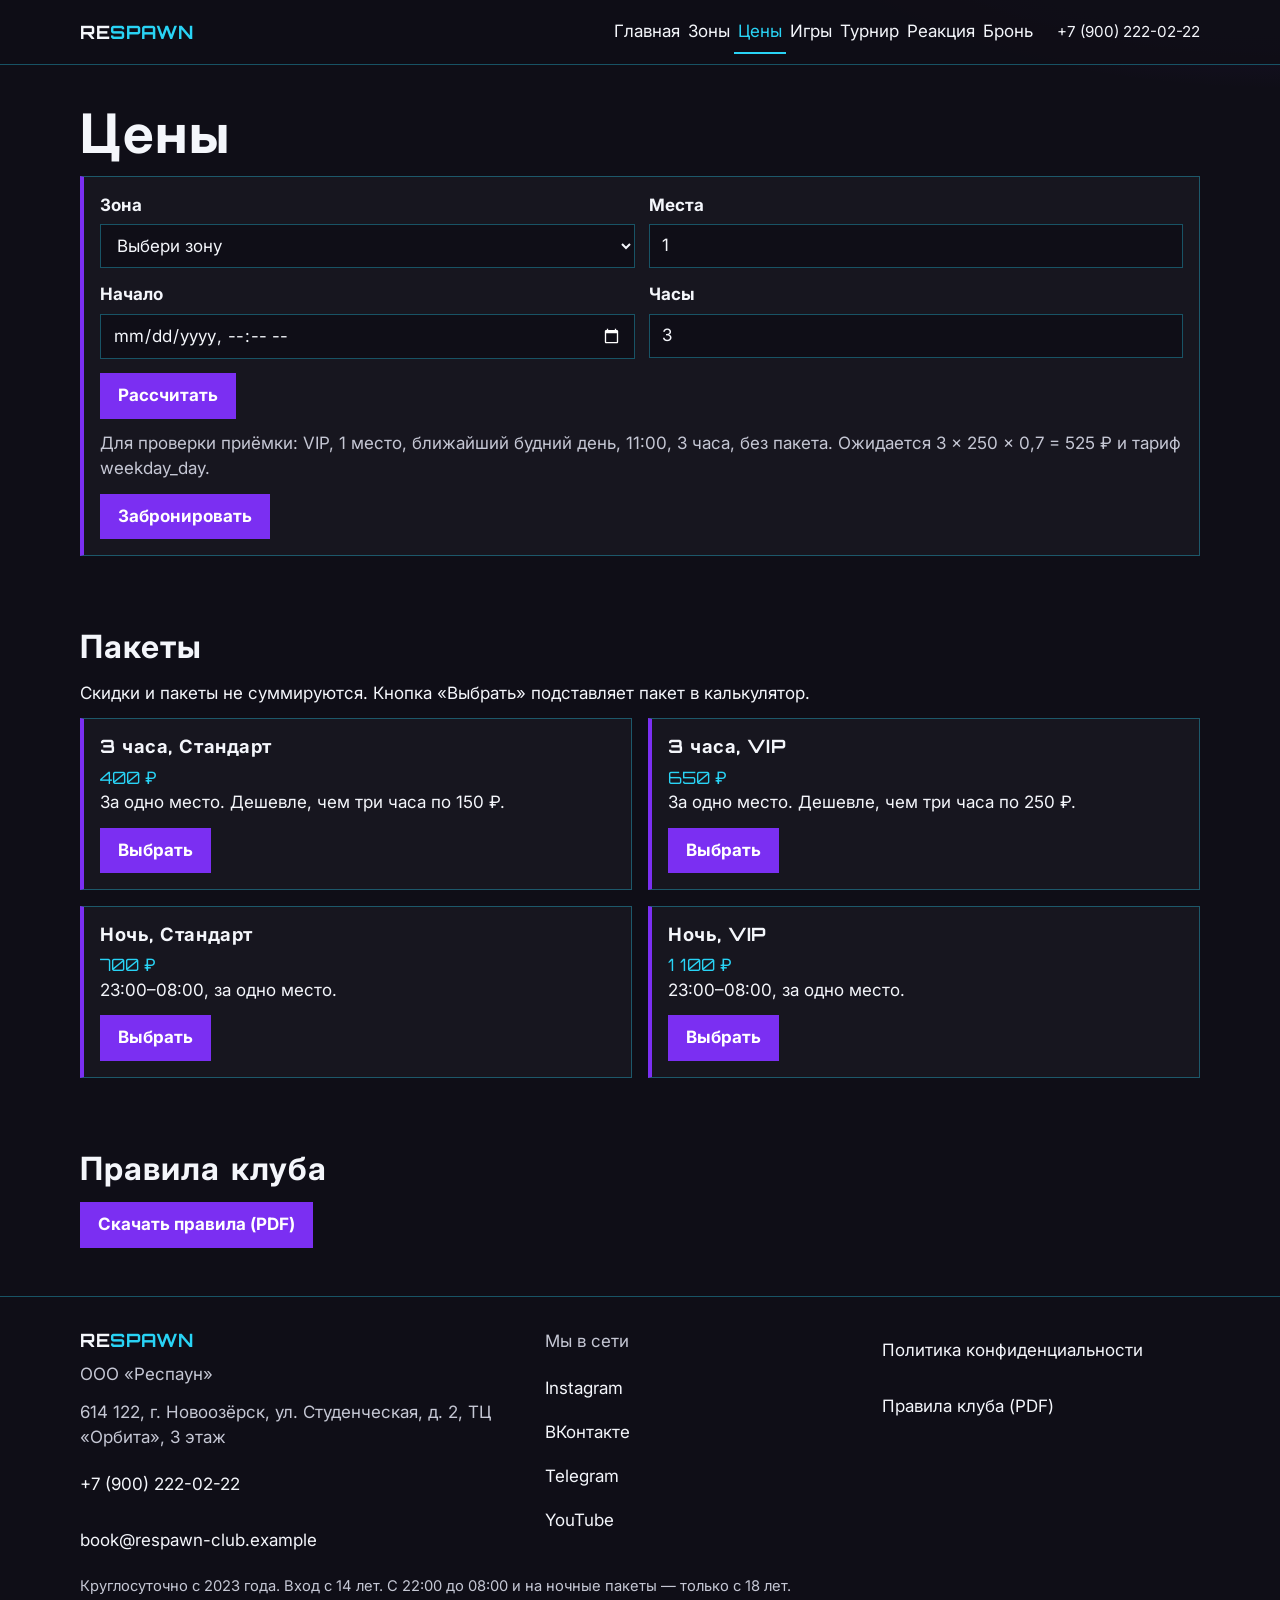
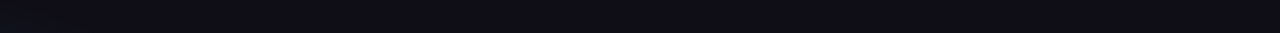
<file: prices.html>
<!DOCTYPE html>
<html lang="ru">
<head>
  <meta charset="utf-8">
  <meta name="viewport" content="width=device-width, initial-scale=1">
  <title>Цены и калькулятор брони — «Респаун»</title>
  <meta name="description" content="Калькулятор брони: зона, места, начало и часы. Пакет «3 часа», ночной пакет и правила клуба.">
  <meta property="og:title" content="Цены и калькулятор брони — «Респаун»">
  <meta property="og:description" content="Калькулятор брони: зона, места, начало и часы. Пакет «3 часа», ночной пакет и правила клуба.">
  <meta property="og:image" content="https://tz-22-kompyuternyy-klub-respawn.vercel.app/img/og.jpg">
  <meta property="og:image:width" content="1200">
  <meta property="og:image:height" content="630">
  <meta property="og:type" content="website">
  <meta property="og:locale" content="ru_RU">
  <link rel="icon" href="img/favicon.png" type="image/png">
  <link rel="preconnect" href="https://fonts.googleapis.com">
  <link rel="preconnect" href="https://fonts.gstatic.com" crossorigin>
  <link href="https://fonts.googleapis.com/css2?family=Inter:wght@400;600;700&amp;family=Orbitron:wght@600;700&amp;display=swap" rel="stylesheet">
  <link rel="stylesheet" href="css/style.css">
  <script async src="https://www.googletagmanager.com/gtag/js?id=G-16J5BT8KWH"></script>
  <script>
    window.dataLayer = window.dataLayer || [];
    function gtag(){dataLayer.push(arguments);}
    gtag('js', new Date());
    gtag('config', 'G-16J5BT8KWH');
  </script>
</head>
<body>
<a class="skip" href="#main">К содержанию</a>
<header class="site-header">
  <div class="wrap header-bar">
    <a class="logo" href="index.html">RE<span>SPAWN</span></a>
    <button class="nav-toggle" type="button" aria-expanded="false" aria-controls="site-nav">Меню</button>
    <nav id="site-nav" class="site-nav" aria-label="Страницы клуба">
      <a href="index.html">Главная</a>
      <a href="zones.html">Зоны</a>
      <a href="prices.html" aria-current="page">Цены</a>
      <a href="games.html">Игры</a>
      <a href="tournament.html">Турнир</a>
      <a href="reaction.html">Реакция</a>
      <a href="contacts.html">Бронь</a>
    </nav>
    <a class="header-phone" href="tel:+79002220222" data-event="contact_click" data-contact-type="phone">+7 (900) 222-02-22</a>
  </div>
</header>
<main id="main">

<section class="block">
  <div class="wrap">
    <h1>Цены</h1>
    <form id="calculator" class="panel calc-grid">
      <div>
        <label for="calc-zone">Зона</label>
        <select id="calc-zone" name="zone">
          <option value="">Выбери зону</option>
          <option value="standard">Стандарт — 150 ₽/час</option>
          <option value="vip">VIP — 250 ₽/час</option>
          <option value="bootcamp">Bootcamp — 1 100 ₽/час за комнату</option>
          <option value="ps5">PlayStation 5 — 400 ₽/час</option>
        </select>
      </div>
      <div>
        <label for="calc-seats">Места</label>
        <input id="calc-seats" name="seats" type="number" min="1" max="5" value="1">
      </div>
      <div>
        <label for="calc-start">Начало</label>
        <input id="calc-start" name="start" type="datetime-local">
      </div>
      <div>
        <label for="calc-hours">Часы</label>
        <input id="calc-hours" name="hours" type="number" min="1" max="12" value="3">
      </div>
      <div class="wide">
        <button class="btn" type="submit">Рассчитать</button>
        <p id="calc-error" class="field-error" role="status"></p>
        <p id="calc-result" class="formula" aria-live="polite"></p>
        <p id="calc-formula" class="hint"></p>
        <p class="hint">Для проверки приёмки: VIP, 1 место, ближайший будний день, 11:00, 3 часа, без пакета. Ожидается 3 × 250 × 0,7 = 525 ₽ и тариф weekday_day.</p>
        <a id="calc-book" class="btn" href="contacts.html?lead_type=booking" data-event="cta_click" data-button-name="calculator_booking" data-page-section="prices">Забронировать</a>
      </div>
    </form>
  </div>
</section>
<section class="block">
  <div class="wrap">
    <h2>Пакеты</h2>
    <p>Скидки и пакеты не суммируются. Кнопка «Выбрать» подставляет пакет в калькулятор.</p>
    <ul class="pack-grid">
      <li class="pack-card"><h3>3 часа, Стандарт</h3><p class="price">400 ₽</p><p>За одно место. Дешевле, чем три часа по 150 ₽.</p><button class="btn" type="button" data-event="package_select" data-package-name="pack_3h_standard">Выбрать</button></li>
      <li class="pack-card"><h3>3 часа, VIP</h3><p class="price">650 ₽</p><p>За одно место. Дешевле, чем три часа по 250 ₽.</p><button class="btn" type="button" data-event="package_select" data-package-name="pack_3h_vip">Выбрать</button></li>
      <li class="pack-card"><h3>Ночь, Стандарт</h3><p class="price">700 ₽</p><p>23:00–08:00, за одно место.</p><button class="btn" type="button" data-event="package_select" data-package-name="pack_night_standard">Выбрать</button></li>
      <li class="pack-card"><h3>Ночь, VIP</h3><p class="price">1 100 ₽</p><p>23:00–08:00, за одно место.</p><button class="btn" type="button" data-event="package_select" data-package-name="pack_night_vip">Выбрать</button></li>
    </ul>
  </div>
</section>
<section class="block">
  <div class="wrap">
    <h2>Правила клуба</h2>
    <p><a class="btn" href="files/club-rules.pdf">Скачать правила (PDF)</a></p>
  </div>
</section>

</main>
<footer class="site-footer">
  <div class="wrap footer-grid">
    <div>
      <p class="logo">RE<span>SPAWN</span></p>
      <p>ООО «Респаун»</p>
      <p>614 122, г. Новоозёрск, ул. Студенческая, д. 2, ТЦ «Орбита», 3 этаж</p>
      <p><a href="tel:+79002220222" data-event="contact_click" data-contact-type="phone">+7 (900) 222-02-22</a></p>
      <p><a href="mailto:book@respawn-club.example" data-event="contact_click" data-contact-type="email">book@respawn-club.example</a></p>
    </div>
    <div>
      <p>Мы в сети</p>
      <ul class="social-list">
        <li><a href="https://instagram.com/respawn.nov2026" target="_blank" rel="noopener noreferrer" data-event="social_click" data-network="instagram" data-page-section="footer">Instagram</a></li>
        <li><a href="https://vk.com/respawn_nov2026" target="_blank" rel="noopener noreferrer" data-event="social_click" data-network="vk" data-page-section="footer">ВКонтакте</a></li>
        <li><a href="https://t.me/respawn_events" target="_blank" rel="noopener noreferrer" data-event="social_click" data-network="telegram" data-page-section="footer">Telegram</a></li>
        <li><a href="https://youtube.com/@respawn_nov2026" target="_blank" rel="noopener noreferrer" data-event="social_click" data-network="youtube" data-page-section="footer">YouTube</a></li>
      </ul>
    </div>
    <div>
      <p><a href="privacy.html">Политика конфиденциальности</a></p>
      <p><a href="files/club-rules.pdf">Правила клуба (PDF)</a></p>
    </div>
  </div>
  <div class="wrap">
    <p class="legal">Круглосуточно с 2023 года. Вход с 14 лет. С 22:00 до 08:00 и на ночные пакеты — только с 18 лет.</p>
  </div>
</footer>
<script src="js/analytics.js"></script>
<script src="js/ui.js"></script>
<script src="js/pricing.js"></script>
<script src="js/calculator.js"></script>
</body>
</html>
</file>
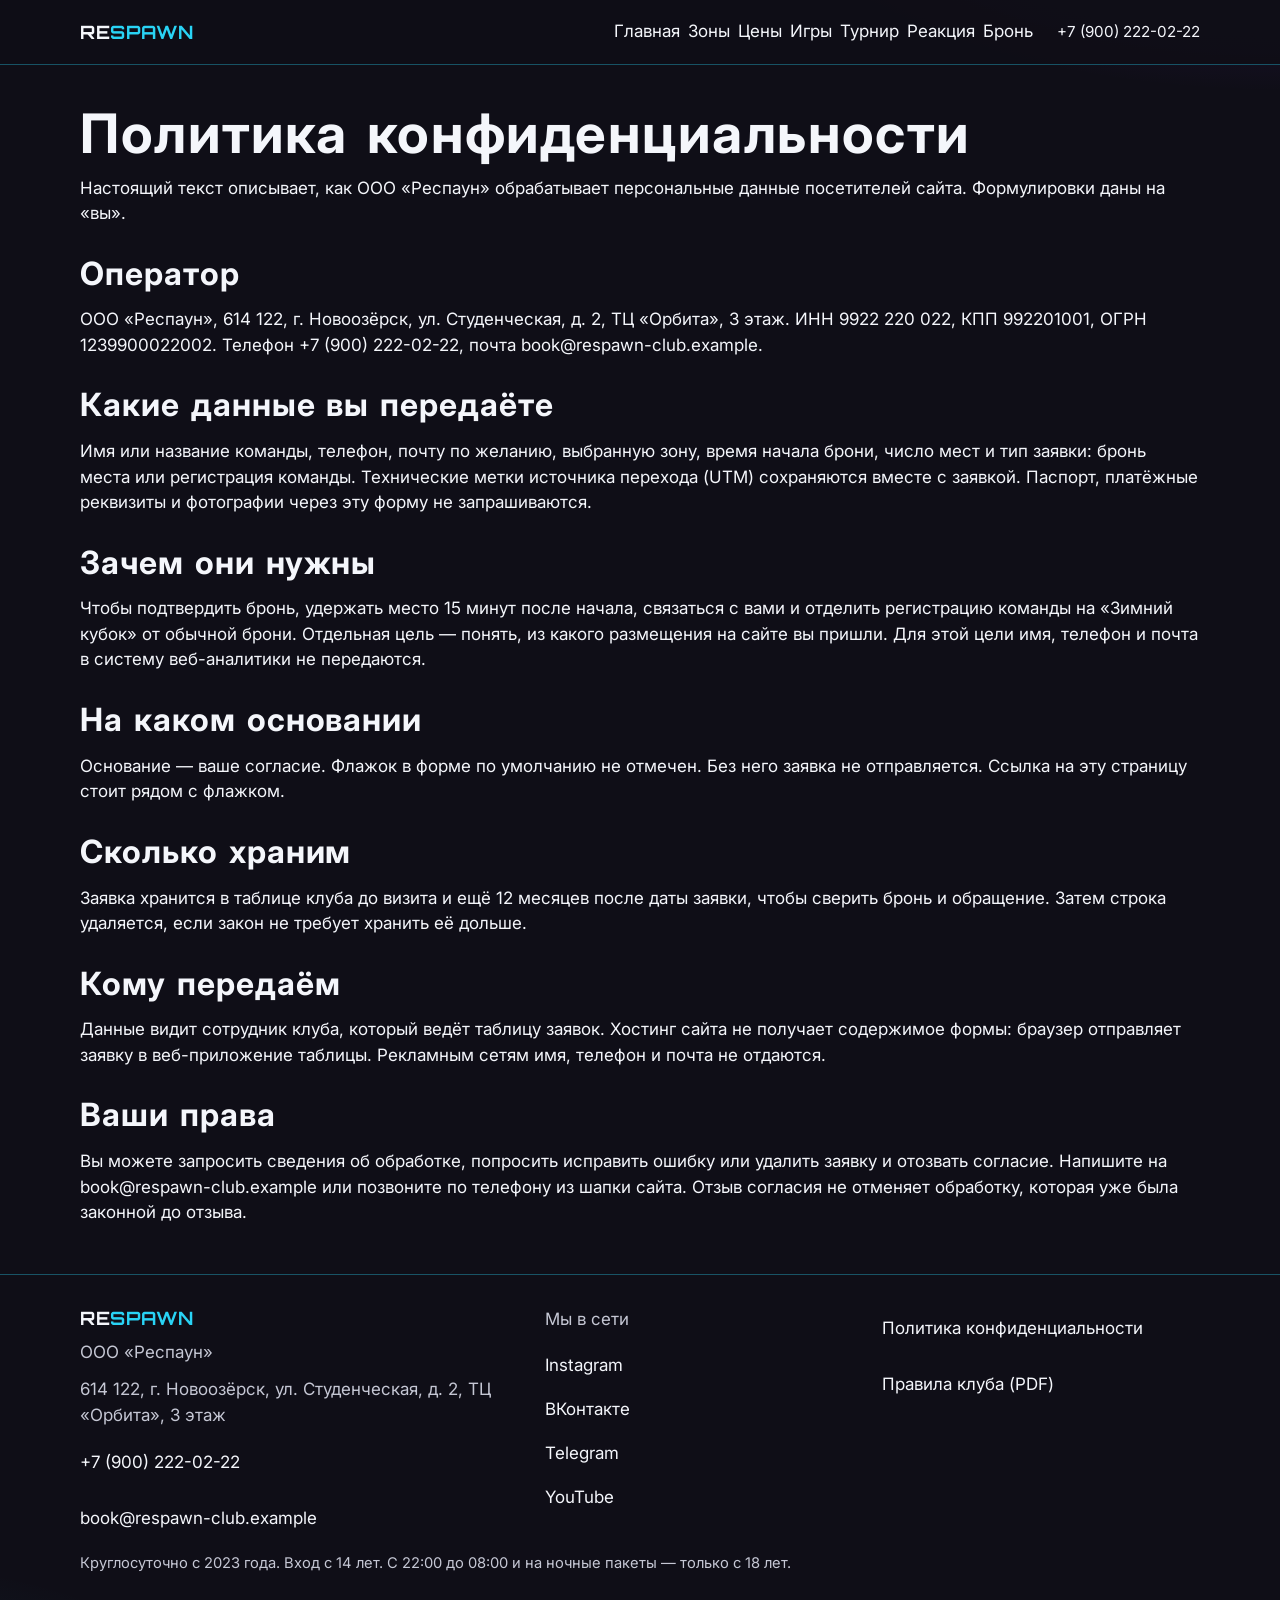
<file: privacy.html>
<!DOCTYPE html>
<html lang="ru">
<head>
  <meta charset="utf-8">
  <meta name="viewport" content="width=device-width, initial-scale=1">
  <title>Политика конфиденциальности — «Респаун»</title>
  <meta name="description" content="Какие данные собирает ООО «Респаун», зачем, сколько хранит и как отозвать согласие.">
  <meta property="og:title" content="Политика конфиденциальности — «Респаун»">
  <meta property="og:description" content="Какие данные собирает ООО «Респаун», зачем, сколько хранит и как отозвать согласие.">
  <meta property="og:image" content="https://tz-22-kompyuternyy-klub-respawn.vercel.app/img/og.jpg">
  <meta property="og:image:width" content="1200">
  <meta property="og:image:height" content="630">
  <meta property="og:type" content="website">
  <meta property="og:locale" content="ru_RU">
  <link rel="icon" href="img/favicon.png" type="image/png">
  <link rel="preconnect" href="https://fonts.googleapis.com">
  <link rel="preconnect" href="https://fonts.gstatic.com" crossorigin>
  <link href="https://fonts.googleapis.com/css2?family=Inter:wght@400;600;700&amp;family=Orbitron:wght@600;700&amp;display=swap" rel="stylesheet">
  <link rel="stylesheet" href="css/style.css">
  <script async src="https://www.googletagmanager.com/gtag/js?id=G-16J5BT8KWH"></script>
  <script>
    window.dataLayer = window.dataLayer || [];
    function gtag(){dataLayer.push(arguments);}
    gtag('js', new Date());
    gtag('config', 'G-16J5BT8KWH');
  </script>
</head>
<body>
<a class="skip" href="#main">К содержанию</a>
<header class="site-header">
  <div class="wrap header-bar">
    <a class="logo" href="index.html">RE<span>SPAWN</span></a>
    <button class="nav-toggle" type="button" aria-expanded="false" aria-controls="site-nav">Меню</button>
    <nav id="site-nav" class="site-nav" aria-label="Страницы клуба">
      <a href="index.html">Главная</a>
      <a href="zones.html">Зоны</a>
      <a href="prices.html">Цены</a>
      <a href="games.html">Игры</a>
      <a href="tournament.html">Турнир</a>
      <a href="reaction.html">Реакция</a>
      <a href="contacts.html">Бронь</a>
    </nav>
    <a class="header-phone" href="tel:+79002220222" data-event="contact_click" data-contact-type="phone">+7 (900) 222-02-22</a>
  </div>
</header>
<main id="main">

<article class="block policy">
  <div class="wrap">
    <h1>Политика конфиденциальности</h1>
    <p>Настоящий текст описывает, как ООО «Респаун» обрабатывает персональные данные посетителей сайта. Формулировки даны на «вы».</p>
    <h2>Оператор</h2>
    <p>ООО «Респаун», 614 122, г. Новоозёрск, ул. Студенческая, д. 2, ТЦ «Орбита», 3 этаж. ИНН 9922 220 022, КПП 992201001, ОГРН 1239900022002. Телефон +7 (900) 222-02-22, почта book@respawn-club.example.</p>
    <h2>Какие данные вы передаёте</h2>
    <p>Имя или название команды, телефон, почту по желанию, выбранную зону, время начала брони, число мест и тип заявки: бронь места или регистрация команды. Технические метки источника перехода (UTM) сохраняются вместе с заявкой. Паспорт, платёжные реквизиты и фотографии через эту форму не запрашиваются.</p>
    <h2>Зачем они нужны</h2>
    <p>Чтобы подтвердить бронь, удержать место 15 минут после начала, связаться с вами и отделить регистрацию команды на «Зимний кубок» от обычной брони. Отдельная цель — понять, из какого размещения на сайте вы пришли. Для этой цели имя, телефон и почта в систему веб-аналитики не передаются.</p>
    <h2>На каком основании</h2>
    <p>Основание — ваше согласие. Флажок в форме по умолчанию не отмечен. Без него заявка не отправляется. Ссылка на эту страницу стоит рядом с флажком.</p>
    <h2>Сколько храним</h2>
    <p>Заявка хранится в таблице клуба до визита и ещё 12 месяцев после даты заявки, чтобы сверить бронь и обращение. Затем строка удаляется, если закон не требует хранить её дольше.</p>
    <h2>Кому передаём</h2>
    <p>Данные видит сотрудник клуба, который ведёт таблицу заявок. Хостинг сайта не получает содержимое формы: браузер отправляет заявку в веб-приложение таблицы. Рекламным сетям имя, телефон и почта не отдаются.</p>
    <h2>Ваши права</h2>
    <p>Вы можете запросить сведения об обработке, попросить исправить ошибку или удалить заявку и отозвать согласие. Напишите на book@respawn-club.example или позвоните по телефону из шапки сайта. Отзыв согласия не отменяет обработку, которая уже была законной до отзыва.</p>
  </div>
</article>

</main>
<footer class="site-footer">
  <div class="wrap footer-grid">
    <div>
      <p class="logo">RE<span>SPAWN</span></p>
      <p>ООО «Респаун»</p>
      <p>614 122, г. Новоозёрск, ул. Студенческая, д. 2, ТЦ «Орбита», 3 этаж</p>
      <p><a href="tel:+79002220222" data-event="contact_click" data-contact-type="phone">+7 (900) 222-02-22</a></p>
      <p><a href="mailto:book@respawn-club.example" data-event="contact_click" data-contact-type="email">book@respawn-club.example</a></p>
    </div>
    <div>
      <p>Мы в сети</p>
      <ul class="social-list">
        <li><a href="https://instagram.com/respawn.nov2026" target="_blank" rel="noopener noreferrer" data-event="social_click" data-network="instagram" data-page-section="footer">Instagram</a></li>
        <li><a href="https://vk.com/respawn_nov2026" target="_blank" rel="noopener noreferrer" data-event="social_click" data-network="vk" data-page-section="footer">ВКонтакте</a></li>
        <li><a href="https://t.me/respawn_events" target="_blank" rel="noopener noreferrer" data-event="social_click" data-network="telegram" data-page-section="footer">Telegram</a></li>
        <li><a href="https://youtube.com/@respawn_nov2026" target="_blank" rel="noopener noreferrer" data-event="social_click" data-network="youtube" data-page-section="footer">YouTube</a></li>
      </ul>
    </div>
    <div>
      <p><a href="privacy.html">Политика конфиденциальности</a></p>
      <p><a href="files/club-rules.pdf">Правила клуба (PDF)</a></p>
    </div>
  </div>
  <div class="wrap">
    <p class="legal">Круглосуточно с 2023 года. Вход с 14 лет. С 22:00 до 08:00 и на ночные пакеты — только с 18 лет.</p>
  </div>
</footer>
<script src="js/analytics.js"></script>
<script src="js/ui.js"></script>
</body>
</html>
</file>
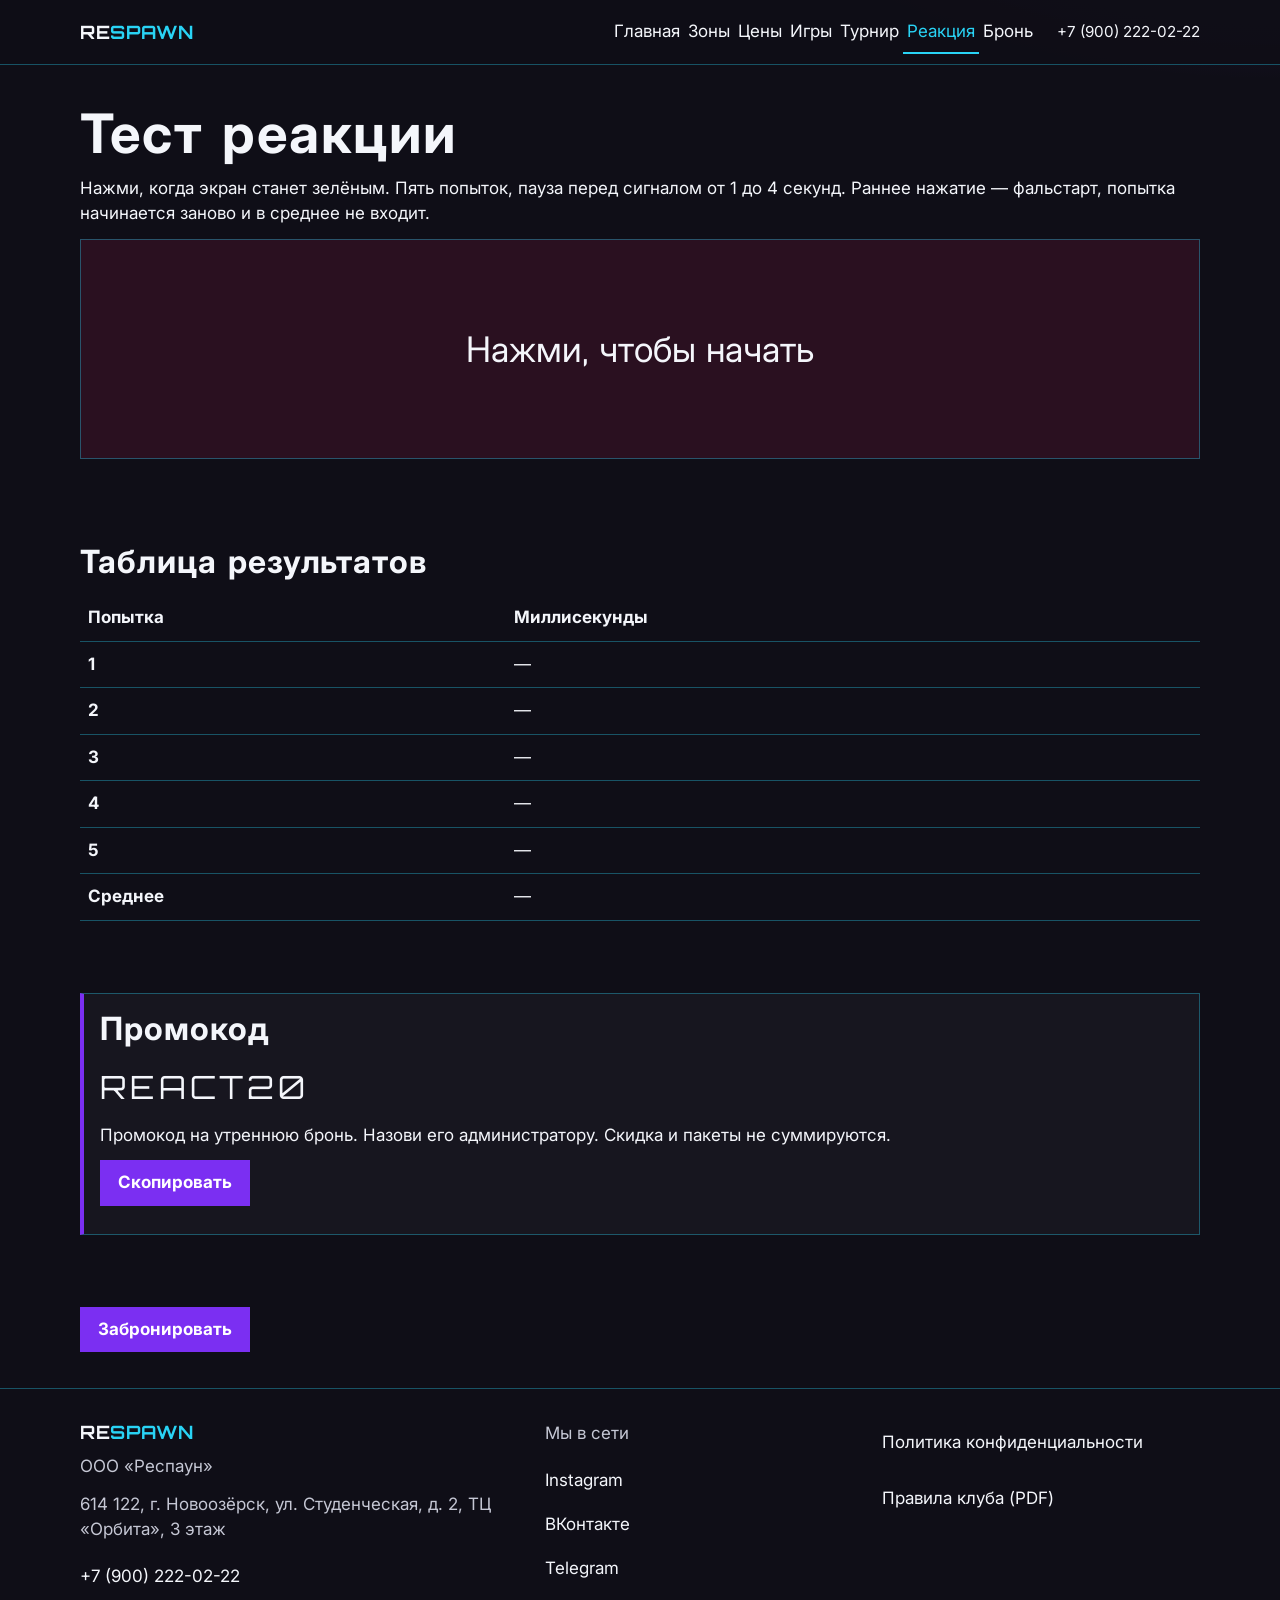
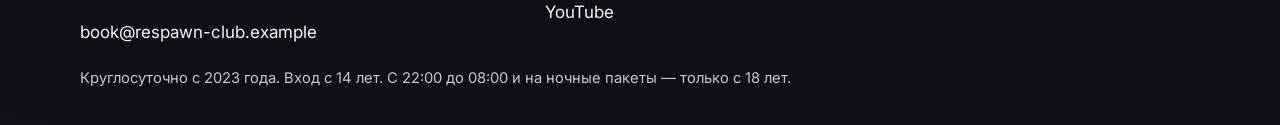
<file: reaction.html>
<!DOCTYPE html>
<html lang="ru">
<head>
  <meta charset="utf-8">
  <meta name="viewport" content="width=device-width, initial-scale=1">
  <title>Тест реакции — компьютерный клуб «Респаун»</title>
  <meta name="description" content="Пять попыток на реакцию, среднее время в миллисекундах и промокод REACT20 на утреннюю бронь.">
  <meta property="og:title" content="Тест реакции — компьютерный клуб «Респаун»">
  <meta property="og:description" content="Пять попыток на реакцию, среднее время в миллисекундах и промокод REACT20 на утреннюю бронь.">
  <meta property="og:image" content="https://tz-22-kompyuternyy-klub-respawn.vercel.app/img/og.jpg">
  <meta property="og:image:width" content="1200">
  <meta property="og:image:height" content="630">
  <meta property="og:type" content="website">
  <meta property="og:locale" content="ru_RU">
  <link rel="icon" href="img/favicon.png" type="image/png">
  <link rel="preconnect" href="https://fonts.googleapis.com">
  <link rel="preconnect" href="https://fonts.gstatic.com" crossorigin>
  <link href="https://fonts.googleapis.com/css2?family=Inter:wght@400;600;700&amp;family=Orbitron:wght@600;700&amp;display=swap" rel="stylesheet">
  <link rel="stylesheet" href="css/style.css">
  <script async src="https://www.googletagmanager.com/gtag/js?id=G-16J5BT8KWH"></script>
  <script>
    window.dataLayer = window.dataLayer || [];
    function gtag(){dataLayer.push(arguments);}
    gtag('js', new Date());
    gtag('config', 'G-16J5BT8KWH');
  </script>
</head>
<body>
<a class="skip" href="#main">К содержанию</a>
<header class="site-header">
  <div class="wrap header-bar">
    <a class="logo" href="index.html">RE<span>SPAWN</span></a>
    <button class="nav-toggle" type="button" aria-expanded="false" aria-controls="site-nav">Меню</button>
    <nav id="site-nav" class="site-nav" aria-label="Страницы клуба">
      <a href="index.html">Главная</a>
      <a href="zones.html">Зоны</a>
      <a href="prices.html">Цены</a>
      <a href="games.html">Игры</a>
      <a href="tournament.html">Турнир</a>
      <a href="reaction.html" aria-current="page">Реакция</a>
      <a href="contacts.html">Бронь</a>
    </nav>
    <a class="header-phone" href="tel:+79002220222" data-event="contact_click" data-contact-type="phone">+7 (900) 222-02-22</a>
  </div>
</header>
<main id="main">

<section class="block">
  <div class="wrap">
    <h1>Тест реакции</h1>
    <p>Нажми, когда экран станет зелёным. Пять попыток, пауза перед сигналом от 1 до 4 секунд. Раннее нажатие — фальстарт, попытка начинается заново и в среднее не входит.</p>
    <button id="reaction-pad" class="reaction-pad" type="button">Нажми, чтобы начать</button>
    <p id="reaction-note" class="hint" aria-live="polite"></p>
  </div>
</section>
<section class="block">
  <div class="wrap">
    <h2>Таблица результатов</h2>
    <table class="result-table" id="reaction-table">
      <caption class="visually-hidden">Пять попыток и среднее время</caption>
      <thead><tr><th>Попытка</th><th>Миллисекунды</th></tr></thead>
      <tbody>
        <tr><th>1</th><td data-attempt="1">—</td></tr>
        <tr><th>2</th><td data-attempt="2">—</td></tr>
        <tr><th>3</th><td data-attempt="3">—</td></tr>
        <tr><th>4</th><td data-attempt="4">—</td></tr>
        <tr><th>5</th><td data-attempt="5">—</td></tr>
        <tr><th>Среднее</th><td id="reaction-average">—</td></tr>
      </tbody>
    </table>
  </div>
</section>
<section class="block">
  <div class="wrap panel">
    <h2>Промокод</h2>
    <p class="promo-code">REACT20</p>
    <p>Промокод на утреннюю бронь. Назови его администратору. Скидка и пакеты не суммируются.</p>
    <button id="promo-copy" class="btn" type="button" data-event="promo_copy" data-promo-code="REACT20">Скопировать</button>
    <p id="promo-status" class="hint" aria-live="polite"></p>
  </div>
</section>
<section class="block">
  <div class="wrap">
    <a class="btn" href="contacts.html?lead_type=booking" data-event="cta_click" data-button-name="reaction_booking" data-page-section="reaction">Забронировать</a>
  </div>
</section>

</main>
<footer class="site-footer">
  <div class="wrap footer-grid">
    <div>
      <p class="logo">RE<span>SPAWN</span></p>
      <p>ООО «Респаун»</p>
      <p>614 122, г. Новоозёрск, ул. Студенческая, д. 2, ТЦ «Орбита», 3 этаж</p>
      <p><a href="tel:+79002220222" data-event="contact_click" data-contact-type="phone">+7 (900) 222-02-22</a></p>
      <p><a href="mailto:book@respawn-club.example" data-event="contact_click" data-contact-type="email">book@respawn-club.example</a></p>
    </div>
    <div>
      <p>Мы в сети</p>
      <ul class="social-list">
        <li><a href="https://instagram.com/respawn.nov2026" target="_blank" rel="noopener noreferrer" data-event="social_click" data-network="instagram" data-page-section="footer">Instagram</a></li>
        <li><a href="https://vk.com/respawn_nov2026" target="_blank" rel="noopener noreferrer" data-event="social_click" data-network="vk" data-page-section="footer">ВКонтакте</a></li>
        <li><a href="https://t.me/respawn_events" target="_blank" rel="noopener noreferrer" data-event="social_click" data-network="telegram" data-page-section="footer">Telegram</a></li>
        <li><a href="https://youtube.com/@respawn_nov2026" target="_blank" rel="noopener noreferrer" data-event="social_click" data-network="youtube" data-page-section="footer">YouTube</a></li>
      </ul>
    </div>
    <div>
      <p><a href="privacy.html">Политика конфиденциальности</a></p>
      <p><a href="files/club-rules.pdf">Правила клуба (PDF)</a></p>
    </div>
  </div>
  <div class="wrap">
    <p class="legal">Круглосуточно с 2023 года. Вход с 14 лет. С 22:00 до 08:00 и на ночные пакеты — только с 18 лет.</p>
  </div>
</footer>
<script src="js/analytics.js"></script>
<script src="js/ui.js"></script>
<script src="js/reaction.js"></script>
</body>
</html>
</file>
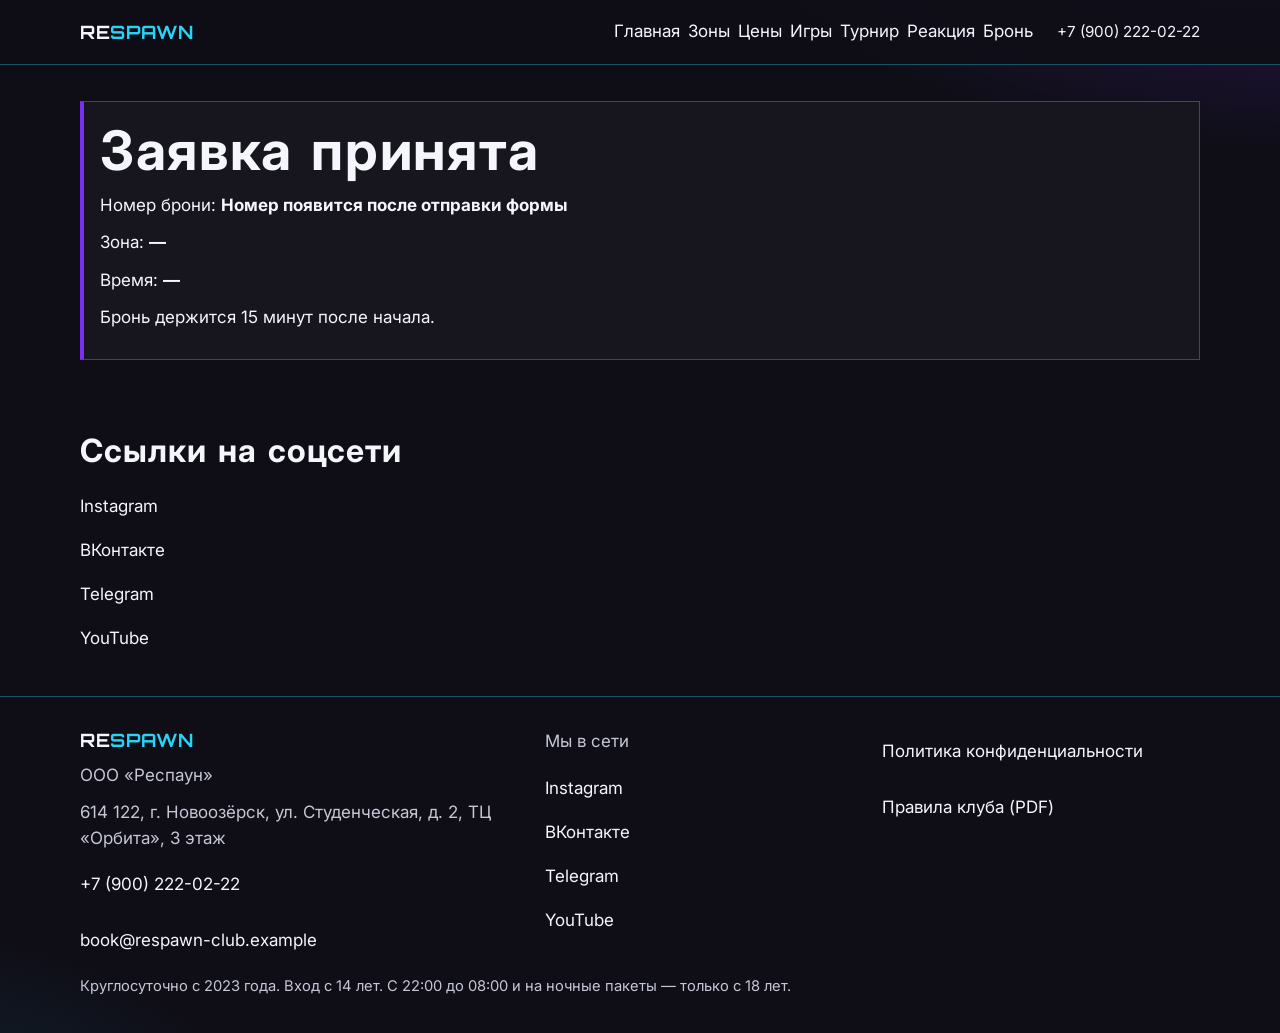
<file: thanks.html>
<!DOCTYPE html>
<html lang="ru">
<head>
  <meta charset="utf-8">
  <meta name="viewport" content="width=device-width, initial-scale=1">
  <title>Заявка принята — «Респаун»</title>
  <meta name="description" content="Номер брони, зона и время. Бронь в клубе «Респаун» держится 15 минут после начала.">
  <meta property="og:title" content="Заявка принята — «Респаун»">
  <meta property="og:description" content="Номер брони, зона и время. Бронь в клубе «Респаун» держится 15 минут после начала.">
  <meta property="og:image" content="https://tz-22-kompyuternyy-klub-respawn.vercel.app/img/og.jpg">
  <meta property="og:image:width" content="1200">
  <meta property="og:image:height" content="630">
  <meta property="og:type" content="website">
  <meta property="og:locale" content="ru_RU">
  <link rel="icon" href="img/favicon.png" type="image/png">
  <link rel="preconnect" href="https://fonts.googleapis.com">
  <link rel="preconnect" href="https://fonts.gstatic.com" crossorigin>
  <link href="https://fonts.googleapis.com/css2?family=Inter:wght@400;600;700&amp;family=Orbitron:wght@600;700&amp;display=swap" rel="stylesheet">
  <link rel="stylesheet" href="css/style.css">
  <script async src="https://www.googletagmanager.com/gtag/js?id=G-16J5BT8KWH"></script>
  <script>
    window.dataLayer = window.dataLayer || [];
    function gtag(){dataLayer.push(arguments);}
    gtag('js', new Date());
    gtag('config', 'G-16J5BT8KWH');
  </script>
</head>
<body>
<a class="skip" href="#main">К содержанию</a>
<header class="site-header">
  <div class="wrap header-bar">
    <a class="logo" href="index.html">RE<span>SPAWN</span></a>
    <button class="nav-toggle" type="button" aria-expanded="false" aria-controls="site-nav">Меню</button>
    <nav id="site-nav" class="site-nav" aria-label="Страницы клуба">
      <a href="index.html">Главная</a>
      <a href="zones.html">Зоны</a>
      <a href="prices.html">Цены</a>
      <a href="games.html">Игры</a>
      <a href="tournament.html">Турнир</a>
      <a href="reaction.html">Реакция</a>
      <a href="contacts.html">Бронь</a>
    </nav>
    <a class="header-phone" href="tel:+79002220222" data-event="contact_click" data-contact-type="phone">+7 (900) 222-02-22</a>
  </div>
</header>
<main id="main">

<section class="block">
  <div class="wrap panel">
    <h1>Заявка принята</h1>
    <p>Номер брони: <strong id="thanks-id">—</strong></p>
    <p>Зона: <strong id="thanks-zone">—</strong></p>
    <p>Время: <strong id="thanks-time">—</strong></p>
    <p>Бронь держится 15 минут после начала.</p>
  </div>
</section>
<section class="block">
  <div class="wrap">
    <h2>Ссылки на соцсети</h2>
    <ul class="social-list">
      <li><a href="https://instagram.com/respawn.nov2026" target="_blank" rel="noopener noreferrer" data-event="social_click" data-network="instagram" data-page-section="thanks">Instagram</a></li>
      <li><a href="https://vk.com/respawn_nov2026" target="_blank" rel="noopener noreferrer" data-event="social_click" data-network="vk" data-page-section="thanks">ВКонтакте</a></li>
      <li><a href="https://t.me/respawn_events" target="_blank" rel="noopener noreferrer" data-event="social_click" data-network="telegram" data-page-section="thanks">Telegram</a></li>
      <li><a href="https://youtube.com/@respawn_nov2026" target="_blank" rel="noopener noreferrer" data-event="social_click" data-network="youtube" data-page-section="thanks">YouTube</a></li>
    </ul>
  </div>
</section>

</main>
<footer class="site-footer">
  <div class="wrap footer-grid">
    <div>
      <p class="logo">RE<span>SPAWN</span></p>
      <p>ООО «Респаун»</p>
      <p>614 122, г. Новоозёрск, ул. Студенческая, д. 2, ТЦ «Орбита», 3 этаж</p>
      <p><a href="tel:+79002220222" data-event="contact_click" data-contact-type="phone">+7 (900) 222-02-22</a></p>
      <p><a href="mailto:book@respawn-club.example" data-event="contact_click" data-contact-type="email">book@respawn-club.example</a></p>
    </div>
    <div>
      <p>Мы в сети</p>
      <ul class="social-list">
        <li><a href="https://instagram.com/respawn.nov2026" target="_blank" rel="noopener noreferrer" data-event="social_click" data-network="instagram" data-page-section="footer">Instagram</a></li>
        <li><a href="https://vk.com/respawn_nov2026" target="_blank" rel="noopener noreferrer" data-event="social_click" data-network="vk" data-page-section="footer">ВКонтакте</a></li>
        <li><a href="https://t.me/respawn_events" target="_blank" rel="noopener noreferrer" data-event="social_click" data-network="telegram" data-page-section="footer">Telegram</a></li>
        <li><a href="https://youtube.com/@respawn_nov2026" target="_blank" rel="noopener noreferrer" data-event="social_click" data-network="youtube" data-page-section="footer">YouTube</a></li>
      </ul>
    </div>
    <div>
      <p><a href="privacy.html">Политика конфиденциальности</a></p>
      <p><a href="files/club-rules.pdf">Правила клуба (PDF)</a></p>
    </div>
  </div>
  <div class="wrap">
    <p class="legal">Круглосуточно с 2023 года. Вход с 14 лет. С 22:00 до 08:00 и на ночные пакеты — только с 18 лет.</p>
  </div>
</footer>
<script src="js/analytics.js"></script>
<script src="js/ui.js"></script>
<script src="js/thanks.js"></script>
</body>
</html>
</file>
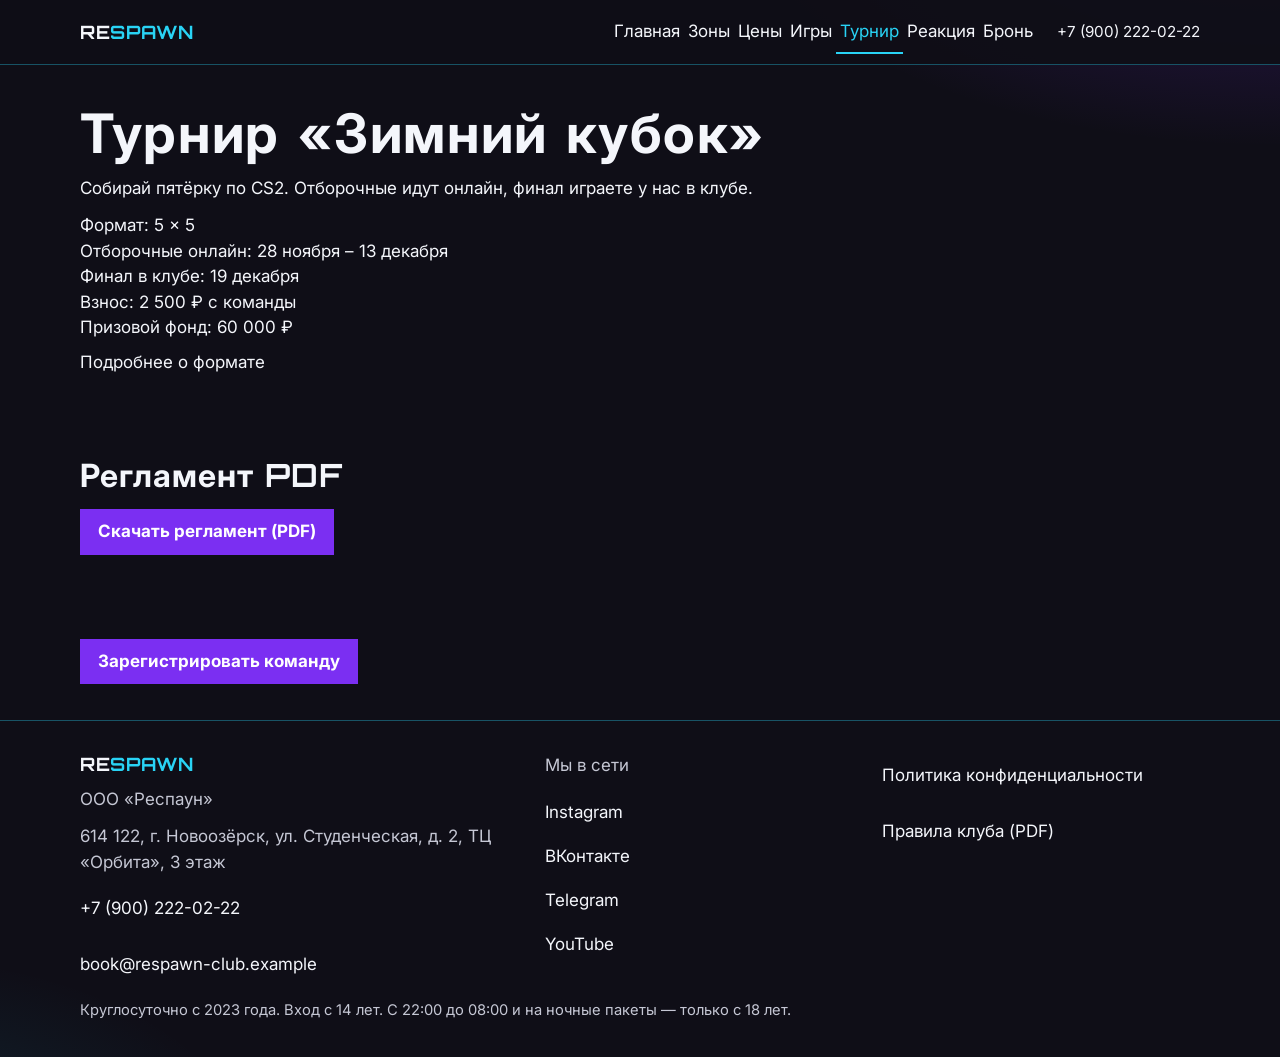
<file: tournament.html>
<!DOCTYPE html>
<html lang="ru">
<head>
  <meta charset="utf-8">
  <meta name="viewport" content="width=device-width, initial-scale=1">
  <title>Турнир «Зимний кубок» — «Респаун»</title>
  <meta name="description" content="«Зимний кубок» по CS2: отборочные 28 ноября – 13 декабря, финал 19 декабря, взнос 2 500 ₽, призовой фонд 60 000 ₽.">
  <meta property="og:title" content="Турнир «Зимний кубок» — «Респаун»">
  <meta property="og:description" content="«Зимний кубок» по CS2: отборочные 28 ноября – 13 декабря, финал 19 декабря, взнос 2 500 ₽, призовой фонд 60 000 ₽.">
  <meta property="og:image" content="https://tz-22-kompyuternyy-klub-respawn.vercel.app/img/og.jpg">
  <meta property="og:image:width" content="1200">
  <meta property="og:image:height" content="630">
  <meta property="og:type" content="website">
  <meta property="og:locale" content="ru_RU">
  <link rel="icon" href="img/favicon.png" type="image/png">
  <link rel="preconnect" href="https://fonts.googleapis.com">
  <link rel="preconnect" href="https://fonts.gstatic.com" crossorigin>
  <link href="https://fonts.googleapis.com/css2?family=Inter:wght@400;600;700&amp;family=Orbitron:wght@600;700&amp;display=swap" rel="stylesheet">
  <link rel="stylesheet" href="css/style.css">
  <script async src="https://www.googletagmanager.com/gtag/js?id=G-16J5BT8KWH"></script>
  <script>
    window.dataLayer = window.dataLayer || [];
    function gtag(){dataLayer.push(arguments);}
    gtag('js', new Date());
    gtag('config', 'G-16J5BT8KWH');
  </script>
</head>
<body>
<a class="skip" href="#main">К содержанию</a>
<header class="site-header">
  <div class="wrap header-bar">
    <a class="logo" href="index.html">RE<span>SPAWN</span></a>
    <button class="nav-toggle" type="button" aria-expanded="false" aria-controls="site-nav">Меню</button>
    <nav id="site-nav" class="site-nav" aria-label="Страницы клуба">
      <a href="index.html">Главная</a>
      <a href="zones.html">Зоны</a>
      <a href="prices.html">Цены</a>
      <a href="games.html">Игры</a>
      <a href="tournament.html" aria-current="page">Турнир</a>
      <a href="reaction.html">Реакция</a>
      <a href="contacts.html">Бронь</a>
    </nav>
    <a class="header-phone" href="tel:+79002220222" data-event="contact_click" data-contact-type="phone">+7 (900) 222-02-22</a>
  </div>
</header>
<main id="main">

<section class="block">
  <div class="wrap">
    <h1>Турнир «Зимний кубок»</h1>
    <p>Собирай пятёрку по CS2. Отборочные идут онлайн, финал играете у нас в клубе.</p>
    <ul class="plain-list">
      <li>Формат: 5 × 5</li>
      <li>Отборочные онлайн: 28 ноября – 13 декабря</li>
      <li>Финал в клубе: 19 декабря</li>
      <li>Взнос: 2 500 ₽ с команды</li>
      <li>Призовой фонд: 60 000 ₽</li>
    </ul>
    <details>
      <summary data-event="tournament_view" data-tournament-id="winter_cup_2026">Подробнее о формате</summary>
      <p>Регистрацию оставляет капитан. В заявке пять игроков, время брони для турнира не спрашиваем. Правила файла ниже написаны для участника на «вы».</p>
    </details>
  </div>
</section>
<section class="block">
  <div class="wrap">
    <h2>Регламент PDF</h2>
    <p><a class="btn" href="files/winter-cup.pdf">Скачать регламент (PDF)</a></p>
  </div>
</section>
<section class="block">
  <div class="wrap">
    <a class="btn" href="contacts.html?lead_type=tournament" data-event="cta_click" data-button-name="tournament_register" data-page-section="tournament">Зарегистрировать команду</a>
  </div>
</section>

</main>
<footer class="site-footer">
  <div class="wrap footer-grid">
    <div>
      <p class="logo">RE<span>SPAWN</span></p>
      <p>ООО «Респаун»</p>
      <p>614 122, г. Новоозёрск, ул. Студенческая, д. 2, ТЦ «Орбита», 3 этаж</p>
      <p><a href="tel:+79002220222" data-event="contact_click" data-contact-type="phone">+7 (900) 222-02-22</a></p>
      <p><a href="mailto:book@respawn-club.example" data-event="contact_click" data-contact-type="email">book@respawn-club.example</a></p>
    </div>
    <div>
      <p>Мы в сети</p>
      <ul class="social-list">
        <li><a href="https://instagram.com/respawn.nov2026" target="_blank" rel="noopener noreferrer" data-event="social_click" data-network="instagram" data-page-section="footer">Instagram</a></li>
        <li><a href="https://vk.com/respawn_nov2026" target="_blank" rel="noopener noreferrer" data-event="social_click" data-network="vk" data-page-section="footer">ВКонтакте</a></li>
        <li><a href="https://t.me/respawn_events" target="_blank" rel="noopener noreferrer" data-event="social_click" data-network="telegram" data-page-section="footer">Telegram</a></li>
        <li><a href="https://youtube.com/@respawn_nov2026" target="_blank" rel="noopener noreferrer" data-event="social_click" data-network="youtube" data-page-section="footer">YouTube</a></li>
      </ul>
    </div>
    <div>
      <p><a href="privacy.html">Политика конфиденциальности</a></p>
      <p><a href="files/club-rules.pdf">Правила клуба (PDF)</a></p>
    </div>
  </div>
  <div class="wrap">
    <p class="legal">Круглосуточно с 2023 года. Вход с 14 лет. С 22:00 до 08:00 и на ночные пакеты — только с 18 лет.</p>
  </div>
</footer>
<script src="js/analytics.js"></script>
<script src="js/ui.js"></script>
</body>
</html>
</file>
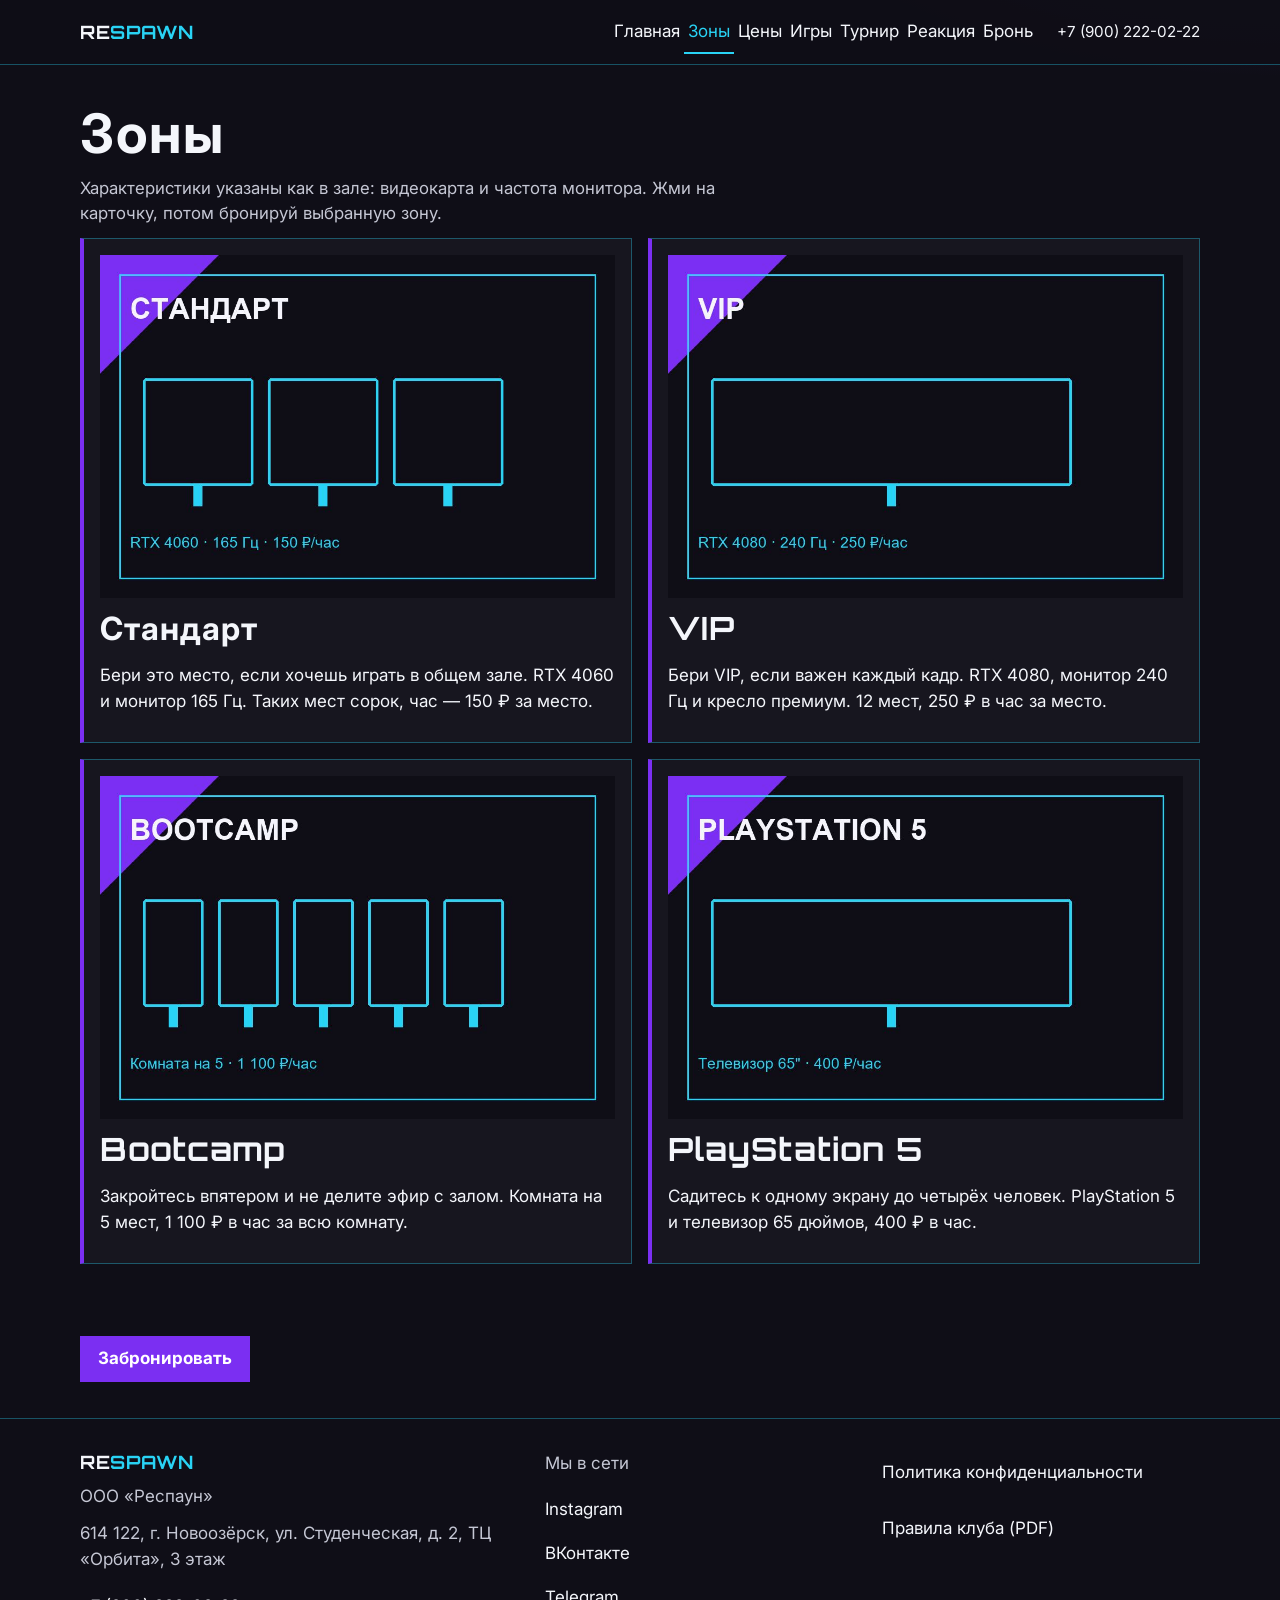
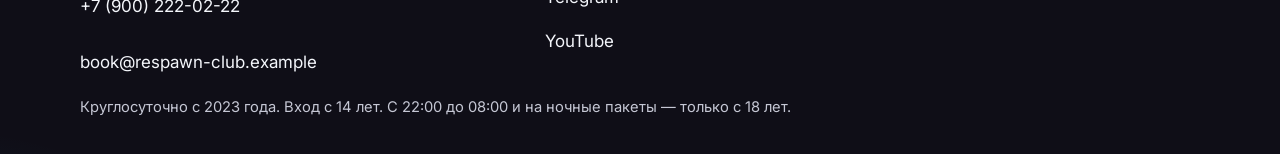
<file: zones.html>
<!DOCTYPE html>
<html lang="ru">
<head>
  <meta charset="utf-8">
  <meta name="viewport" content="width=device-width, initial-scale=1">
  <title>Зоны — компьютерный клуб «Респаун»</title>
  <meta name="description" content="Стандарт на RTX 4060, VIP на RTX 4080, комната bootcamp и PlayStation 5. Цены и характеристики зон клуба «Респаун».">
  <meta property="og:title" content="Зоны — компьютерный клуб «Респаун»">
  <meta property="og:description" content="Стандарт на RTX 4060, VIP на RTX 4080, комната bootcamp и PlayStation 5. Цены и характеристики зон клуба «Респаун».">
  <meta property="og:image" content="https://tz-22-kompyuternyy-klub-respawn.vercel.app/img/og.jpg">
  <meta property="og:image:width" content="1200">
  <meta property="og:image:height" content="630">
  <meta property="og:type" content="website">
  <meta property="og:locale" content="ru_RU">
  <link rel="icon" href="img/favicon.png" type="image/png">
  <link rel="preconnect" href="https://fonts.googleapis.com">
  <link rel="preconnect" href="https://fonts.gstatic.com" crossorigin>
  <link href="https://fonts.googleapis.com/css2?family=Inter:wght@400;600;700&amp;family=Orbitron:wght@600;700&amp;display=swap" rel="stylesheet">
  <link rel="stylesheet" href="css/style.css">
  <script async src="https://www.googletagmanager.com/gtag/js?id=G-16J5BT8KWH"></script>
  <script>
    window.dataLayer = window.dataLayer || [];
    function gtag(){dataLayer.push(arguments);}
    gtag('js', new Date());
    gtag('config', 'G-16J5BT8KWH');
  </script>
</head>
<body>
<a class="skip" href="#main">К содержанию</a>
<header class="site-header">
  <div class="wrap header-bar">
    <a class="logo" href="index.html">RE<span>SPAWN</span></a>
    <button class="nav-toggle" type="button" aria-expanded="false" aria-controls="site-nav">Меню</button>
    <nav id="site-nav" class="site-nav" aria-label="Страницы клуба">
      <a href="index.html">Главная</a>
      <a href="zones.html" aria-current="page">Зоны</a>
      <a href="prices.html">Цены</a>
      <a href="games.html">Игры</a>
      <a href="tournament.html">Турнир</a>
      <a href="reaction.html">Реакция</a>
      <a href="contacts.html">Бронь</a>
    </nav>
    <a class="header-phone" href="tel:+79002220222" data-event="contact_click" data-contact-type="phone">+7 (900) 222-02-22</a>
  </div>
</header>
<main id="main">

<section class="block">
  <div class="wrap">
    <h1>Зоны</h1>
    <p class="lead">Характеристики указаны как в зале: видеокарта и частота монитора. Жми на карточку, потом бронируй выбранную зону.</p>
    <ul class="zone-grid">
      <li class="zone-card" id="standard"><a href="#standard" data-event="zone_view" data-zone="standard" data-zone-pick="standard"><img src="img/zone-standard.jpg" width="960" height="640" alt="Иллюстрация зоны Стандарт: монитор и системный блок"><h2>Стандарт</h2></a><p>Бери это место, если хочешь играть в общем зале. RTX 4060 и монитор 165 Гц. Таких мест сорок, час — 150 ₽ за место.</p></li>
      <li class="zone-card" id="vip"><a href="#vip" data-event="zone_view" data-zone="vip" data-zone-pick="vip"><img src="img/zone-vip.jpg" width="960" height="640" alt="Иллюстрация зоны VIP: широкий монитор и кресло"><h2>VIP</h2></a><p>Бери VIP, если важен каждый кадр. RTX 4080, монитор 240 Гц и кресло премиум. 12 мест, 250 ₽ в час за место.</p></li>
      <li class="zone-card" id="bootcamp"><a href="#bootcamp" data-event="zone_view" data-zone="bootcamp" data-zone-pick="bootcamp"><img src="img/zone-bootcamp.jpg" width="960" height="640" alt="Иллюстрация комнаты bootcamp на пять мест"><h2>Bootcamp</h2></a><p>Закройтесь впятером и не делите эфир с залом. Комната на 5 мест, 1 100 ₽ в час за всю комнату.</p></li>
      <li class="zone-card" id="ps5"><a href="#ps5" data-event="zone_view" data-zone="ps5" data-zone-pick="ps5"><img src="img/zone-ps5.jpg" width="960" height="640" alt="Иллюстрация зоны PlayStation 5 с большим телевизором"><h2>PlayStation 5</h2></a><p>Садитесь к одному экрану до четырёх человек. PlayStation 5 и телевизор 65 дюймов, 400 ₽ в час.</p></li>
    </ul>
  </div>
</section>
<section class="block">
  <div class="wrap">
    <a id="zone-book" class="btn" href="contacts.html?lead_type=booking" data-event="cta_click" data-button-name="zones_booking" data-page-section="zones">Забронировать</a>
  </div>
</section>

</main>
<footer class="site-footer">
  <div class="wrap footer-grid">
    <div>
      <p class="logo">RE<span>SPAWN</span></p>
      <p>ООО «Респаун»</p>
      <p>614 122, г. Новоозёрск, ул. Студенческая, д. 2, ТЦ «Орбита», 3 этаж</p>
      <p><a href="tel:+79002220222" data-event="contact_click" data-contact-type="phone">+7 (900) 222-02-22</a></p>
      <p><a href="mailto:book@respawn-club.example" data-event="contact_click" data-contact-type="email">book@respawn-club.example</a></p>
    </div>
    <div>
      <p>Мы в сети</p>
      <ul class="social-list">
        <li><a href="https://instagram.com/respawn.nov2026" target="_blank" rel="noopener noreferrer" data-event="social_click" data-network="instagram" data-page-section="footer">Instagram</a></li>
        <li><a href="https://vk.com/respawn_nov2026" target="_blank" rel="noopener noreferrer" data-event="social_click" data-network="vk" data-page-section="footer">ВКонтакте</a></li>
        <li><a href="https://t.me/respawn_events" target="_blank" rel="noopener noreferrer" data-event="social_click" data-network="telegram" data-page-section="footer">Telegram</a></li>
        <li><a href="https://youtube.com/@respawn_nov2026" target="_blank" rel="noopener noreferrer" data-event="social_click" data-network="youtube" data-page-section="footer">YouTube</a></li>
      </ul>
    </div>
    <div>
      <p><a href="privacy.html">Политика конфиденциальности</a></p>
      <p><a href="files/club-rules.pdf">Правила клуба (PDF)</a></p>
    </div>
  </div>
  <div class="wrap">
    <p class="legal">Круглосуточно с 2023 года. Вход с 14 лет. С 22:00 до 08:00 и на ночные пакеты — только с 18 лет.</p>
  </div>
</footer>
<script src="js/analytics.js"></script>
<script src="js/ui.js"></script>
<script src="js/zones.js"></script>
</body>
</html>
</file>
<file: css/style.css>
:root {
  --bg: #0f0e17;
  --surface: #17161f;
  --text: #f4f6fb;
  --muted: #c5c7d4;
  --cyan: #29d3f5;
  --purple: #7b2ff2;
  --line: rgba(41, 211, 245, 0.35);
  --error: #ffd0c8;
  --ok: #b6f27c;
  --max: 1120px;
}

* { box-sizing: border-box; }

html { scroll-behavior: smooth; }

body {
  margin: 0;
  color-scheme: dark;
  background:
    radial-gradient(900px 420px at 100% -10%, rgba(123, 47, 242, 0.28), transparent 60%),
    radial-gradient(700px 380px at -10% 110%, rgba(41, 211, 245, 0.12), transparent 55%),
    var(--bg);
  color: var(--text);
  font-family: Inter, "Segoe UI", sans-serif;
  font-size: 17px;
  line-height: 1.5;
}

img { max-width: 100%; height: auto; display: block; }

a { color: var(--cyan); }

a:hover { color: #ffffff; }

h1, h2, h3, .logo, .discount {
  font-family: Orbitron, Inter, sans-serif;
  font-weight: 700;
  line-height: 1.15;
  letter-spacing: 0.03em;
}

h1 { font-size: clamp(1.8rem, 6vw, 3.4rem); margin: 0 0 12px; }

h2 { font-size: clamp(1.4rem, 3vw, 2rem); margin: 0 0 16px; }

h3 { font-size: 1.15rem; margin: 0 0 8px; }

p { margin: 0 0 12px; }

.skip {
  position: absolute;
  left: 12px;
  top: -48px;
  background: #ffffff;
  color: var(--bg);
  padding: 10px 14px;
  z-index: 20;
}

.skip:focus { top: 12px; }

:focus-visible {
  outline: 2px solid var(--cyan);
  outline-offset: 3px;
}

.wrap {
  width: min(var(--max), calc(100% - 32px));
  margin: 0 auto;
}

.site-header {
  position: sticky;
  top: 0;
  z-index: 5;
  background: rgba(15, 14, 23, 0.94);
  border-bottom: 1px solid var(--line);
}

.header-bar {
  display: flex;
  align-items: center;
  flex-wrap: wrap;
  gap: 12px;
  min-height: 64px;
}

.logo {
  color: var(--text);
  text-decoration: none;
  font-size: 1.15rem;
}

.logo span { color: var(--cyan); }

.nav-toggle {
  min-width: 44px;
  min-height: 44px;
  padding: 0 12px;
  background: transparent;
  color: var(--text);
  border: 1px solid var(--line);
  font: inherit;
  cursor: pointer;
}

.site-nav {
  display: none;
  flex-direction: column;
  padding-bottom: 8px;
}

.site-nav.is-open { display: flex; width: 100%; }

.site-nav a {
  display: flex;
  align-items: center;
  min-height: 44px;
  padding: 0 4px;
  color: var(--text);
  text-decoration: none;
}

.site-nav a[aria-current="page"] {
  color: var(--cyan);
  box-shadow: inset 0 -2px 0 var(--cyan);
}

.header-phone {
  display: flex;
  margin-left: auto;
  color: var(--text);
  text-decoration: none;
  min-height: 44px;
  align-items: center;
  white-space: nowrap;
  font-size: 0.95rem;
}

.hero, .block { padding: 36px 0; }

.discount {
  color: var(--cyan);
  font-size: clamp(1.2rem, 3vw, 1.8rem);
  margin: 0 0 12px;
}

.lead { font-size: 1.05rem; max-width: 42rem; color: var(--muted); }

.actions { display: flex; flex-wrap: wrap; gap: 12px; margin-top: 20px; }

.btn, button.btn {
  display: inline-flex;
  align-items: center;
  justify-content: center;
  min-height: 44px;
  min-width: 44px;
  padding: 10px 18px;
  background: var(--purple);
  color: #ffffff;
  text-decoration: none;
  border: 0;
  font: inherit;
  font-weight: 700;
  cursor: pointer;
}

.btn:hover { color: #ffffff; background: #6a24d6; }

.btn-ghost {
  background: transparent;
  color: var(--text);
  border: 1px solid var(--cyan);
}

.btn-ghost:hover { background: rgba(41, 211, 245, 0.12); color: #ffffff; }

.btn:disabled, .btn[aria-disabled="true"] { opacity: 0.55; cursor: wait; }

.zone-grid, .pack-grid, .game-list {
  display: grid;
  gap: 16px;
  margin: 0;
  padding: 0;
  list-style: none;
}

.zone-card > a {
  display: block;
  color: var(--text);
  text-decoration: none;
}

.zone-card > a:hover { color: var(--text); }

summary {
  min-height: 44px;
  display: flex;
  align-items: center;
  cursor: pointer;
}

.visually-hidden {
  position: absolute;
  width: 1px;
  height: 1px;
  padding: 0;
  margin: -1px;
  overflow: hidden;
  clip: rect(0, 0, 0, 0);
  white-space: nowrap;
  border: 0;
}

.zone-card, .pack-card, .panel, .game {
  background: var(--surface);
  border: 1px solid var(--line);
  border-left: 4px solid var(--purple);
  padding: 16px;
}

.zone-card img { width: 100%; aspect-ratio: 3 / 2; object-fit: cover; margin-bottom: 12px; }

.price { color: var(--cyan); font-family: Orbitron, Inter, sans-serif; margin: 0; }

.meta { color: var(--muted); font-size: 0.95rem; }

.player { position: relative; }

.player img { width: 100%; aspect-ratio: 16 / 9; object-fit: cover; }

#video-play { margin-top: 12px; }

.video-frame {
  min-height: 180px;
  display: grid;
  place-items: center;
  text-align: center;
  padding: 24px;
  background: #101820;
  border: 1px solid var(--line);
}

.site-footer {
  border-top: 1px solid var(--line);
  padding: 32px 0 24px;
  color: var(--muted);
}

.footer-grid {
  display: grid;
  gap: 20px;
}

.social-list, .plain-list { list-style: none; margin: 0; padding: 0; }

.social-list a, .site-footer a {
  display: inline-flex;
  align-items: center;
  min-height: 44px;
  color: var(--text);
  text-decoration: none;
}

.legal { font-size: 0.92rem; }

.form-grid, .calc-grid { display: grid; gap: 14px; }

label { display: block; font-weight: 700; margin-bottom: 6px; }

input, select {
  width: 100%;
  min-height: 44px;
  padding: 8px 12px;
  background: #0f0e17;
  color: var(--text);
  border: 1px solid var(--line);
  font: inherit;
}

.consent {
  display: flex;
  gap: 10px;
  align-items: flex-start;
  font-weight: 400;
}

.consent input { width: 22px; height: 22px; min-height: 22px; margin-top: 4px; }

.field-error { display: block; min-height: 0; color: var(--error); }

input[aria-invalid="true"], select[aria-invalid="true"] { border-color: var(--error); }

.hint, .formula { color: var(--muted); }

.formula { color: var(--ok); font-size: 1.15rem; }

.check { display: flex; gap: 10px; align-items: flex-start; }

.game-list { grid-template-columns: 1fr; }

.game { display: grid; gap: 4px; }

.game[hidden] { display: none; }

.result-table { width: 100%; border-collapse: collapse; }

.result-table th, .result-table td {
  text-align: left;
  padding: 10px 8px;
  border-bottom: 1px solid var(--line);
}

.reaction-pad {
  width: 100%;
  min-height: 220px;
  font-family: Orbitron, Inter, sans-serif;
  font-size: clamp(1.4rem, 4vw, 2.2rem);
  background: #2a1020;
  color: var(--text);
  border: 1px solid var(--line);
  cursor: pointer;
}

.reaction-pad.is-go { background: var(--ok); color: #0f0e17; }

.promo-code {
  font-family: Orbitron, Inter, sans-serif;
  font-size: 2rem;
  letter-spacing: 0.12em;
  margin: 0 0 12px;
}

.messengers { display: flex; flex-wrap: wrap; gap: 12px; }

.policy h2 { margin-top: 28px; }

.not-found { padding: 64px 0; }

@media (min-width: 768px) {
  .zone-grid, .pack-grid { grid-template-columns: 1fr 1fr; }
  .footer-grid { grid-template-columns: 1.4fr 1fr 1fr; }
  .game-list { grid-template-columns: 1fr 1fr; }
  .calc-grid { grid-template-columns: 1fr 1fr; }
  .calc-grid .wide { grid-column: 1 / -1; }
}

@media (min-width: 1100px) {
  .nav-toggle { display: none; }
  .header-phone { margin-left: 8px; }
  .site-nav {
    display: flex;
    flex-direction: row;
    flex-wrap: wrap;
    width: auto;
    padding: 0;
    margin-left: auto;
  }
  .game-list { grid-template-columns: 1fr 1fr 1fr; }
}

@media (prefers-reduced-motion: reduce) {
  html { scroll-behavior: auto; }
  * { transition: none !important; animation: none !important; }
}
</file>
